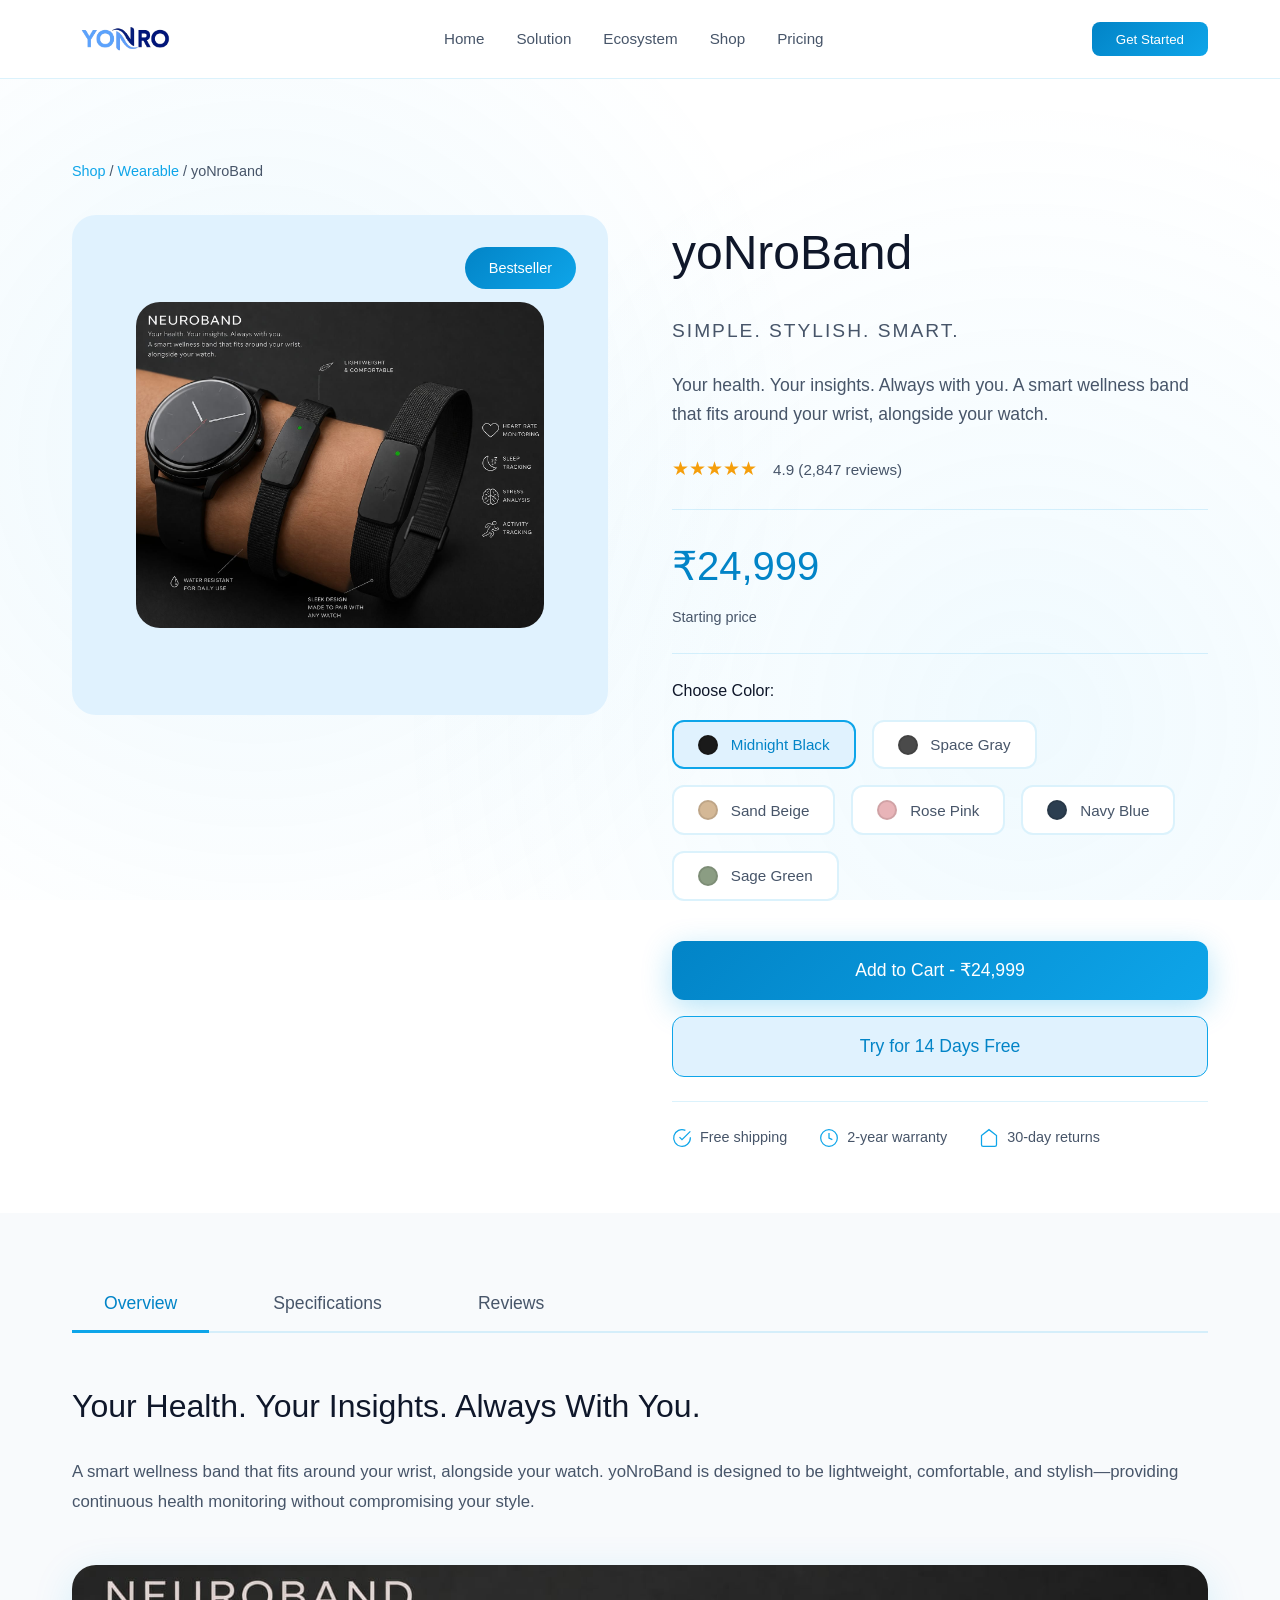
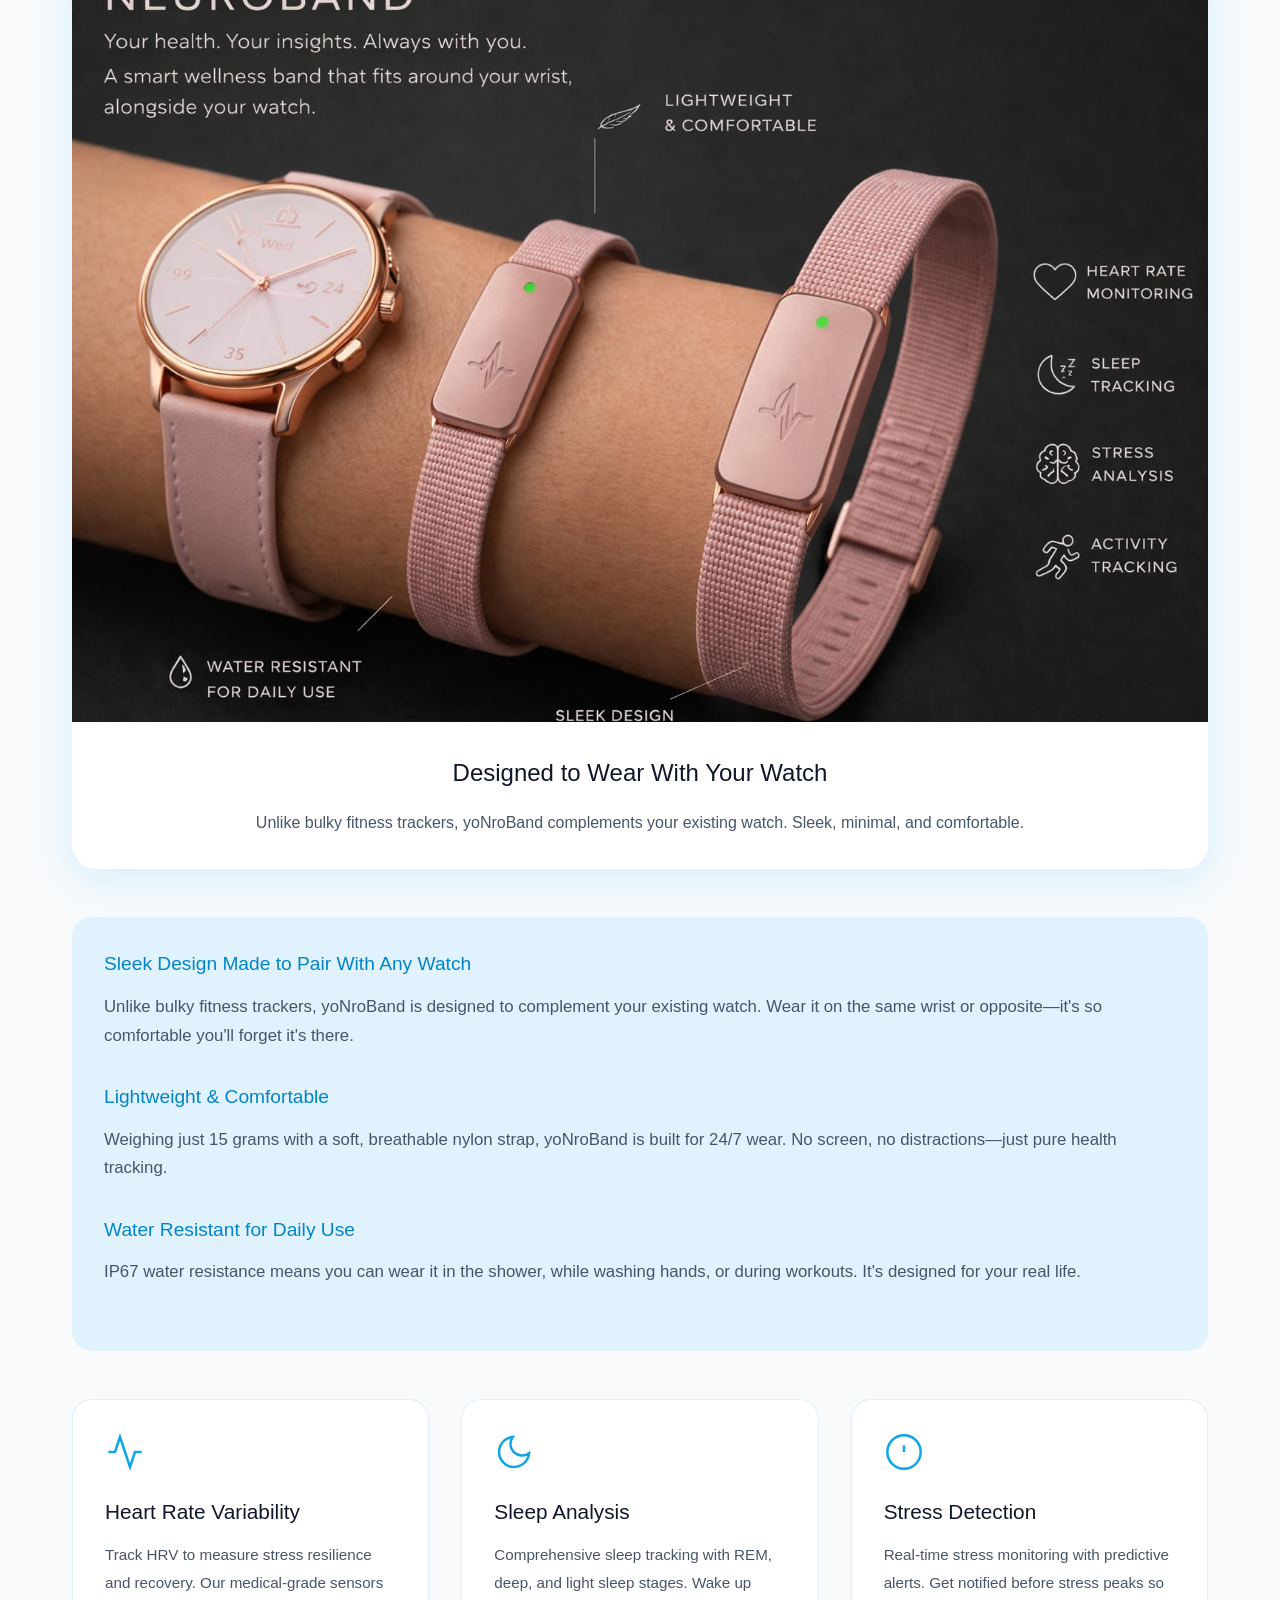
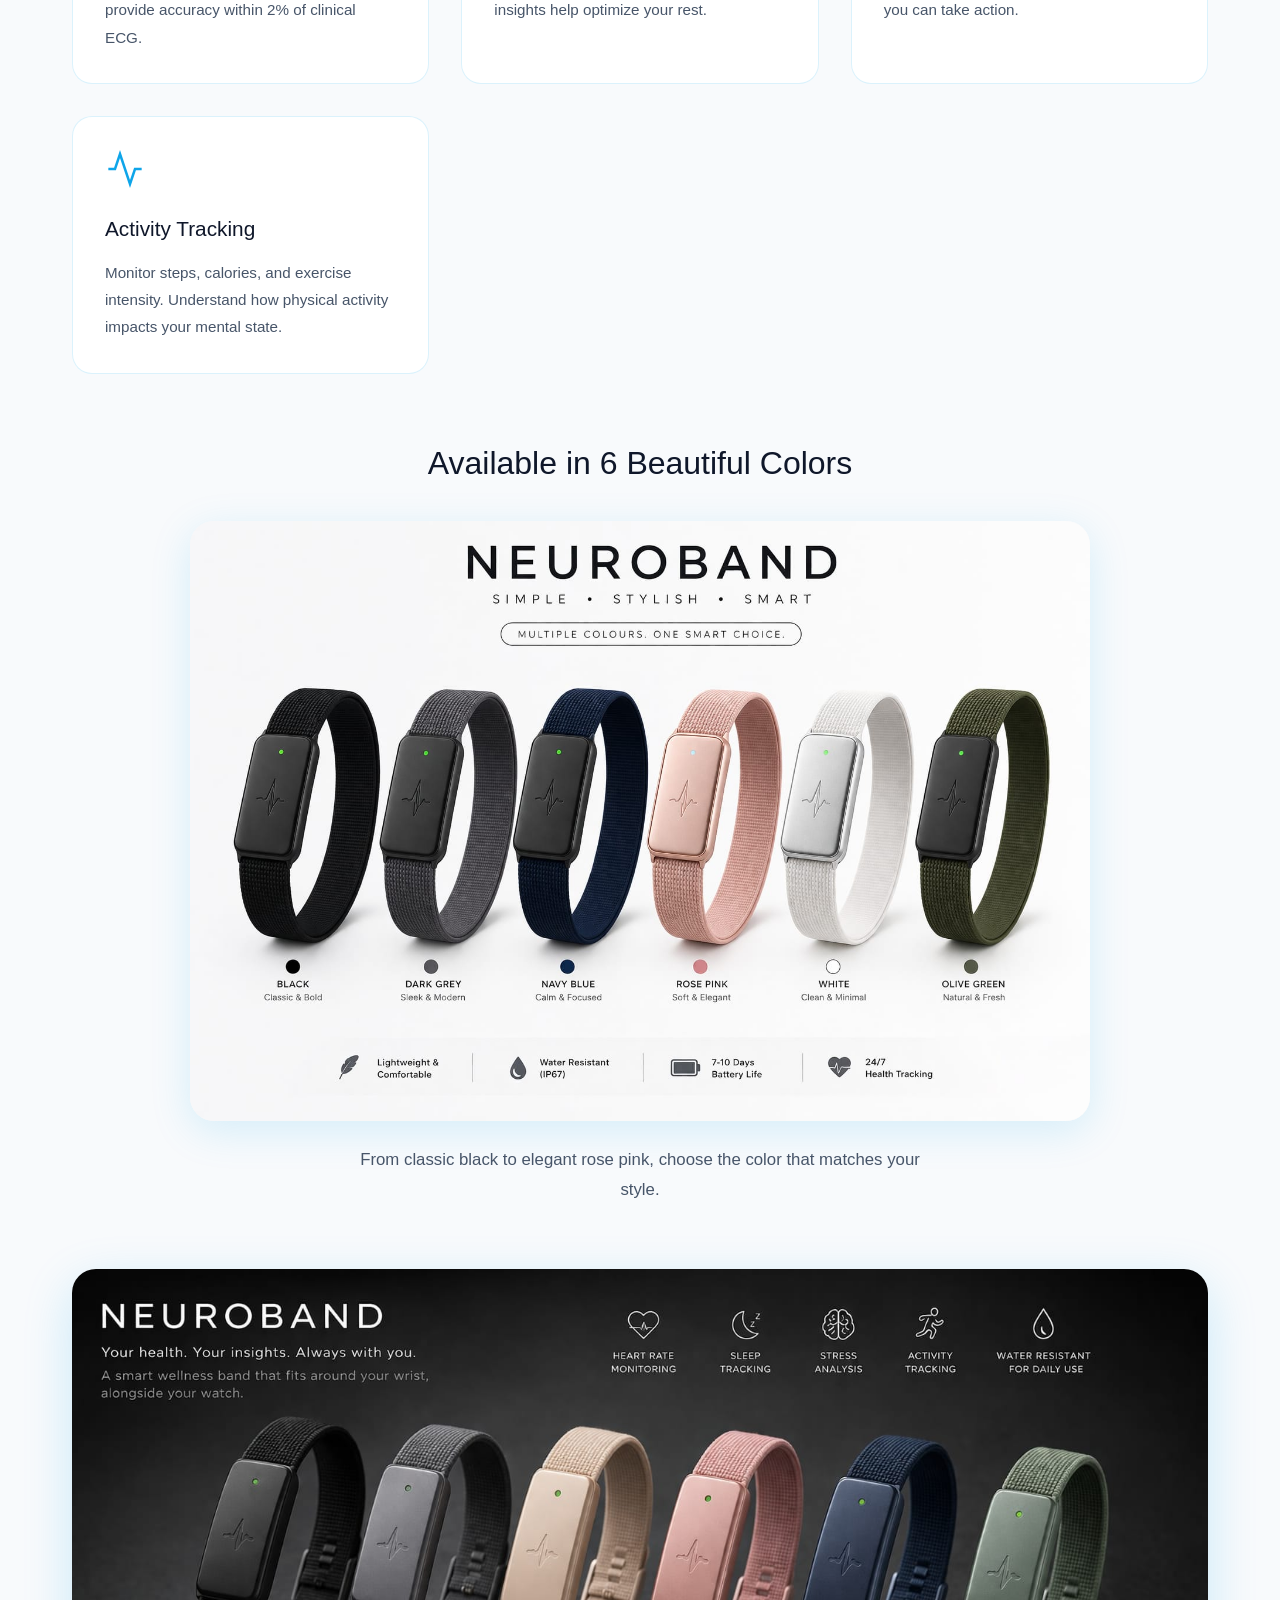
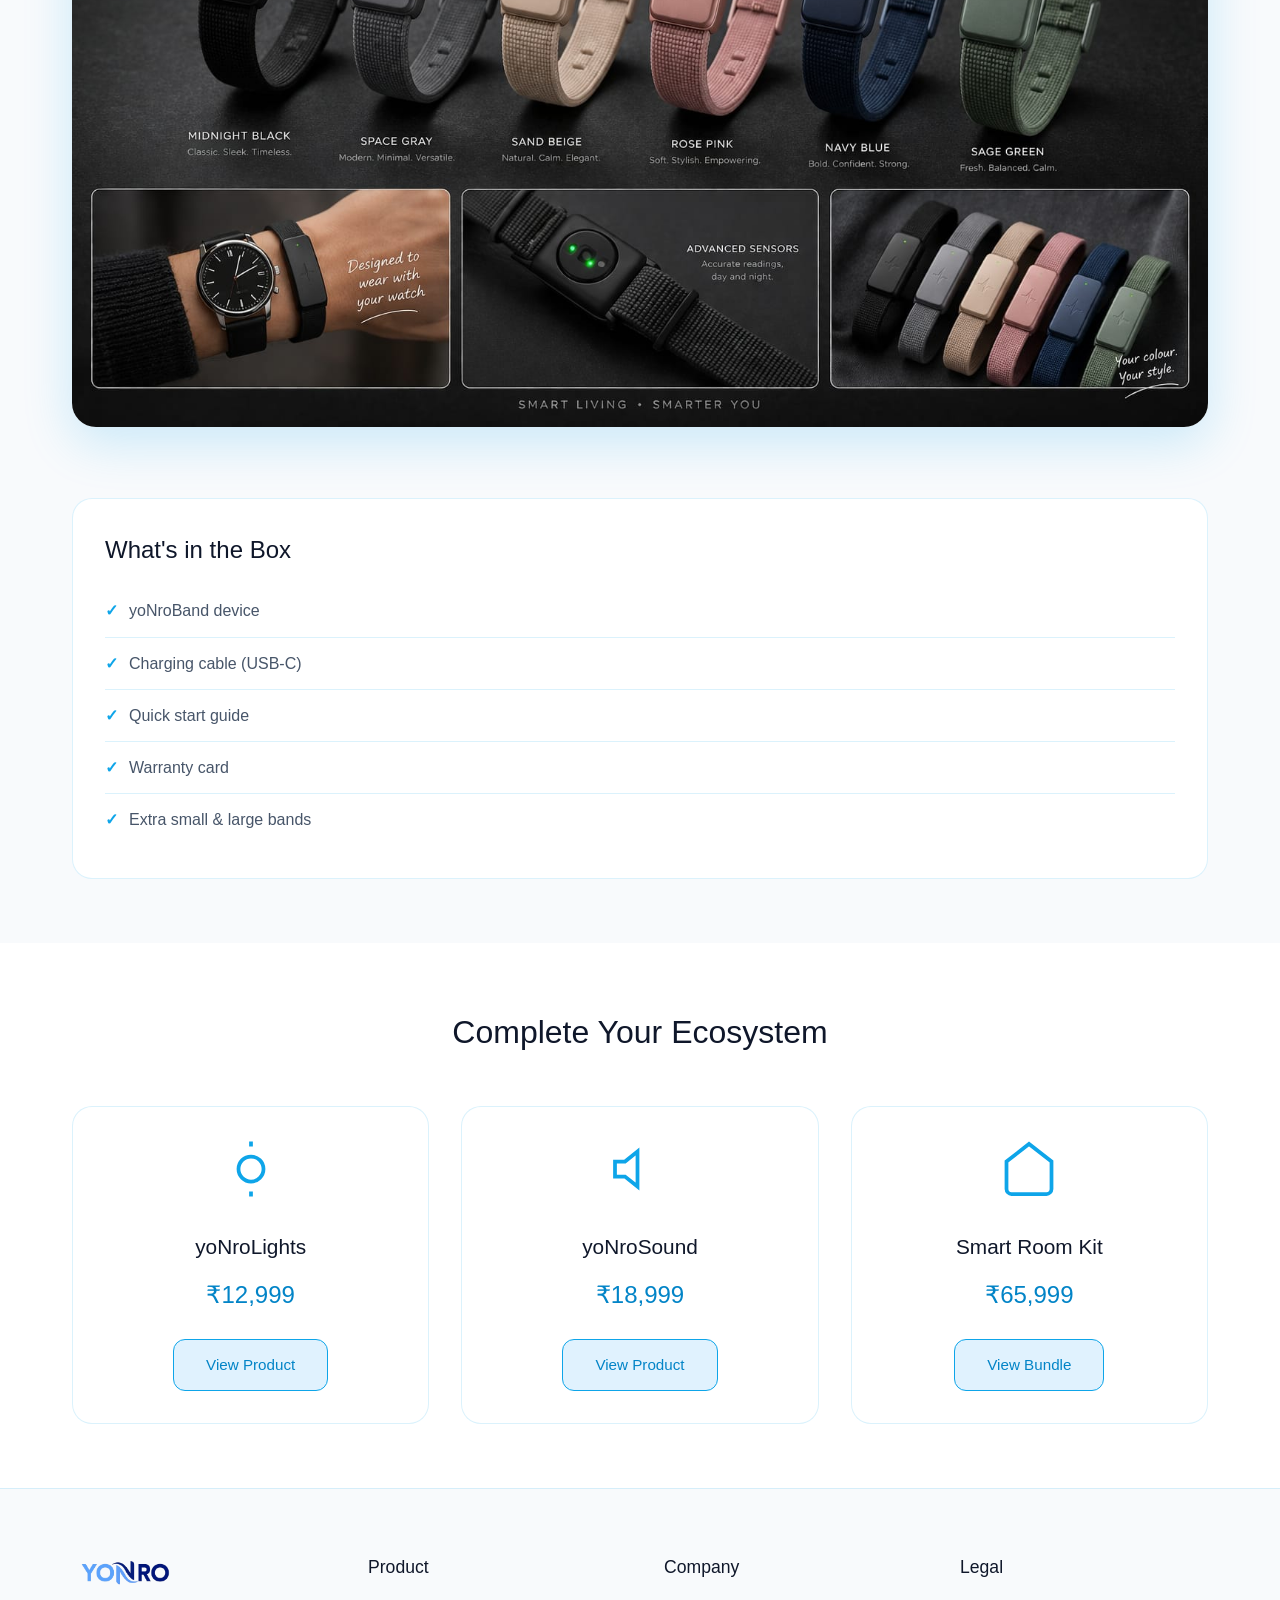
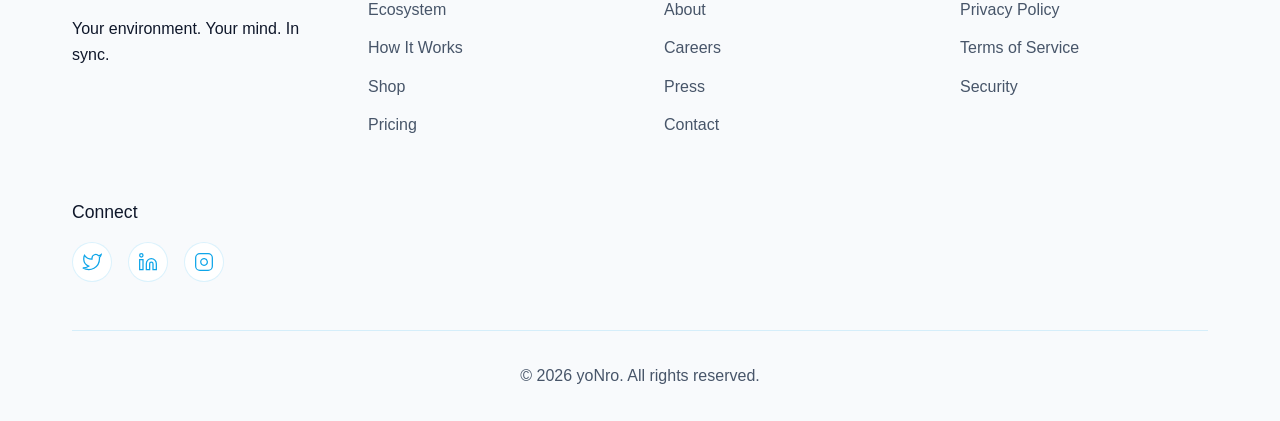
<file: product-neuroband.html>
<!DOCTYPE html>
<html lang="en">
<head>
    <meta charset="UTF-8">
    <meta name="viewport" content="width=device-width, initial-scale=1.0">
    <title>yoNroBand - Advanced Wearable | yoNro</title>
    <link rel="stylesheet" href="style.css">
    <link rel="stylesheet" href="product.css">
</head>
<body>
    <!-- Navigation -->
    <nav class="navbar" id="navbar">
        <div class="container nav-container">
            <div class="logo">
                <a href="index.html">
                    <img src="logo.png" alt="yoNro Logo" class="logo-img">
                </a>
            </div>
            <ul class="nav-links">
                <li><a href="index.html">Home</a></li>
                <li><a href="index.html#solution">Solution</a></li>
                <li><a href="index.html#ecosystem">Ecosystem</a></li>
                <li><a href="shop.html">Shop</a></li>
                <li><a href="index.html#pricing">Pricing</a></li>
            </ul>
            <button class="cta-btn-small" onclick="window.location.href='register.html'">Get Started</button>
        </div>
    </nav>

    <!-- Product Hero -->
    <section class="product-hero">
        <div class="container">
            <div class="breadcrumb">
                <a href="shop.html">Shop</a> / <a href="shop.html">Wearable</a> / <span>yoNroBand</span>
            </div>
            <div class="product-hero-grid">
                <div class="product-hero-image">
                    <img src="yonroband-hero-black.jpg" alt="yoNroBand" class="product-main-img">
                    <div class="product-badge-hero">Bestseller</div>
                </div>
                <div class="product-hero-content">
                    <h1 class="product-title">yoNroBand</h1>
                    <p class="product-tagline">Simple. Stylish. Smart.</p>
                    <p class="product-description-hero">Your health. Your insights. Always with you. A smart wellness band that fits around your wrist, alongside your watch.</p>
                    <div class="product-rating">
                        <span class="stars">★★★★★</span>
                        <span class="rating-text">4.9 (2,847 reviews)</span>
                    </div>
                    <div class="product-price-section">
                        <span class="price-main">₹24,999</span>
                        <span class="price-label">Starting price</span>
                    </div>
                    <div class="product-variants">
                        <h4>Choose Color:</h4>
                        <div class="variant-options">
                            <button class="variant-btn active" data-variant="midnight-black">
                                <span class="color-dot" style="background: #1a1a1a;"></span>
                                Midnight Black
                            </button>
                            <button class="variant-btn" data-variant="space-gray">
                                <span class="color-dot" style="background: #4a4a4a;"></span>
                                Space Gray
                            </button>
                            <button class="variant-btn" data-variant="sand-beige">
                                <span class="color-dot" style="background: #d4b896;"></span>
                                Sand Beige
                            </button>
                            <button class="variant-btn" data-variant="rose-pink">
                                <span class="color-dot" style="background: #e8b4b8;"></span>
                                Rose Pink
                            </button>
                            <button class="variant-btn" data-variant="navy-blue">
                                <span class="color-dot" style="background: #2c3e50;"></span>
                                Navy Blue
                            </button>
                            <button class="variant-btn" data-variant="sage-green">
                                <span class="color-dot" style="background: #8b9d83;"></span>
                                Sage Green
                            </button>
                        </div>
                    </div>
                    <div class="product-actions">
                        <button class="btn-primary glow-btn btn-large">Add to Cart - ₹24,999</button>
                        <button class="btn-secondary btn-large">Try for 14 Days Free</button>
                    </div>
                    <div class="product-highlights">
                        <div class="highlight-item">
                            <svg viewBox="0 0 24 24" fill="none" stroke="currentColor" stroke-width="1.5">
                                <path d="M22 11.08V12a10 10 0 1 1-5.93-9.14"/>
                                <polyline points="22 4 12 14.01 9 11.01"/>
                            </svg>
                            <span>Free shipping</span>
                        </div>
                        <div class="highlight-item">
                            <svg viewBox="0 0 24 24" fill="none" stroke="currentColor" stroke-width="1.5">
                                <circle cx="12" cy="12" r="10"/>
                                <polyline points="12 6 12 12 16 14"/>
                            </svg>
                            <span>2-year warranty</span>
                        </div>
                        <div class="highlight-item">
                            <svg viewBox="0 0 24 24" fill="none" stroke="currentColor" stroke-width="1.5">
                                <path d="M3 9l9-7 9 7v11a2 2 0 0 1-2 2H5a2 2 0 0 1-2-2z"/>
                            </svg>
                            <span>30-day returns</span>
                        </div>
                    </div>
                </div>
            </div>
        </div>
    </section>

    <!-- Product Details -->
    <section class="product-details">
        <div class="container">
            <div class="details-tabs">
                <button class="tab-btn active" data-tab="overview">Overview</button>
                <button class="tab-btn" data-tab="specs">Specifications</button>
                <button class="tab-btn" data-tab="reviews">Reviews</button>
            </div>

            <div class="tab-content active" id="overview">
                <h2>Your Health. Your Insights. Always With You.</h2>
                <p>A smart wellness band that fits around your wrist, alongside your watch. yoNroBand is designed to be lightweight, comfortable, and stylish—providing continuous health monitoring without compromising your style.</p>
                
                <!-- Product Image Gallery -->
                <div class="product-gallery">
                    <div class="gallery-main">
                        <img src="yonroband-hero-rose.jpg" alt="yoNroBand Rose Pink" class="gallery-img">
                    </div>
                    <div class="gallery-caption">
                        <h3>Designed to Wear With Your Watch</h3>
                        <p>Unlike bulky fitness trackers, yoNroBand complements your existing watch. Sleek, minimal, and comfortable.</p>
                    </div>
                </div>
                
                <div class="product-highlights-section">
                    <div class="highlight-feature">
                        <h3>Sleek Design Made to Pair With Any Watch</h3>
                        <p>Unlike bulky fitness trackers, yoNroBand is designed to complement your existing watch. Wear it on the same wrist or opposite—it's so comfortable you'll forget it's there.</p>
                    </div>
                    <div class="highlight-feature">
                        <h3>Lightweight & Comfortable</h3>
                        <p>Weighing just 15 grams with a soft, breathable nylon strap, yoNroBand is built for 24/7 wear. No screen, no distractions—just pure health tracking.</p>
                    </div>
                    <div class="highlight-feature">
                        <h3>Water Resistant for Daily Use</h3>
                        <p>IP67 water resistance means you can wear it in the shower, while washing hands, or during workouts. It's designed for your real life.</p>
                    </div>
                </div>
                
                <div class="features-grid">
                    <div class="feature-detail">
                        <div class="feature-icon">
                            <svg viewBox="0 0 24 24" fill="none" stroke="currentColor" stroke-width="1.5">
                                <path d="M22 12h-4l-3 9L9 3l-3 9H2"/>
                            </svg>
                        </div>
                        <h3>Heart Rate Variability</h3>
                        <p>Track HRV to measure stress resilience and recovery. Our medical-grade sensors provide accuracy within 2% of clinical ECG.</p>
                    </div>
                    <div class="feature-detail">
                        <div class="feature-icon">
                            <svg viewBox="0 0 24 24" fill="none" stroke="currentColor" stroke-width="1.5">
                                <path d="M21 12.79A9 9 0 1 1 11.21 3 7 7 0 0 0 21 12.79z"/>
                            </svg>
                        </div>
                        <h3>Sleep Analysis</h3>
                        <p>Comprehensive sleep tracking with REM, deep, and light sleep stages. Wake up insights help optimize your rest.</p>
                    </div>
                    <div class="feature-detail">
                        <div class="feature-icon">
                            <svg viewBox="0 0 24 24" fill="none" stroke="currentColor" stroke-width="1.5">
                                <circle cx="12" cy="12" r="10"/>
                                <line x1="12" y1="8" x2="12" y2="12"/>
                                <line x1="12" y1="16" x2="12.01" y2="16"/>
                            </svg>
                        </div>
                        <h3>Stress Detection</h3>
                        <p>Real-time stress monitoring with predictive alerts. Get notified before stress peaks so you can take action.</p>
                    </div>
                    <div class="feature-detail">
                        <div class="feature-icon">
                            <svg viewBox="0 0 24 24" fill="none" stroke="currentColor" stroke-width="1.5">
                                <polyline points="22 12 18 12 15 21 9 3 6 12 2 12"/>
                            </svg>
                        </div>
                        <h3>Activity Tracking</h3>
                        <p>Monitor steps, calories, and exercise intensity. Understand how physical activity impacts your mental state.</p>
                    </div>
                </div>

                <!-- Color Showcase -->
                <div class="color-showcase">
                    <h3>Available in 6 Beautiful Colors</h3>
                    <img src="yonroband-colors.jpg" alt="yoNroBand Colors" class="color-showcase-img">
                    <p class="color-showcase-desc">From classic black to elegant rose pink, choose the color that matches your style.</p>
                </div>

                <!-- All Colors Display -->
                <div class="all-colors-display">
                    <img src="yonroband-all-colors.jpg" alt="All yoNroBand Colors" class="all-colors-display-img">
                </div>

                <div class="tech-specs-preview">
                    <h3>What's in the Box</h3>
                    <ul>
                        <li>yoNroBand device</li>
                        <li>Charging cable (USB-C)</li>
                        <li>Quick start guide</li>
                        <li>Warranty card</li>
                        <li>Extra small & large bands</li>
                    </ul>
                </div>
            </div>

            <div class="tab-content" id="specs">
                <h2>Technical Specifications</h2>
                <div class="specs-table">
                    <div class="spec-row">
                        <span class="spec-label">Sensors</span>
                        <span class="spec-value">PPG heart rate, accelerometer, gyroscope, skin temperature, ambient light</span>
                    </div>
                    <div class="spec-row">
                        <span class="spec-label">Battery Life</span>
                        <span class="spec-value">7-10 days (typical use)</span>
                    </div>
                    <div class="spec-row">
                        <span class="spec-label">Charging</span>
                        <span class="spec-value">USB-C, 0-100% in 90 minutes</span>
                    </div>
                    <div class="spec-row">
                        <span class="spec-label">Water Resistance</span>
                        <span class="spec-value">IP67 (splash and rain resistant)</span>
                    </div>
                    <div class="spec-row">
                        <span class="spec-label">Display</span>
                        <span class="spec-value">LED indicator light (no screen)</span>
                    </div>
                    <div class="spec-row">
                        <span class="spec-label">Band Material</span>
                        <span class="spec-value">Soft nylon weave, breathable and adjustable</span>
                    </div>
                    <div class="spec-row">
                        <span class="spec-label">Connectivity</span>
                        <span class="spec-value">Bluetooth 5.2, Wi-Fi</span>
                    </div>
                    <div class="spec-row">
                        <span class="spec-label">Compatibility</span>
                        <span class="spec-value">iOS 14+, Android 9+</span>
                    </div>
                    <div class="spec-row">
                        <span class="spec-label">Weight</span>
                        <span class="spec-value">15g (complete with strap)</span>
                    </div>
                    <div class="spec-row">
                        <span class="spec-label">Colors Available</span>
                        <span class="spec-value">Midnight Black, Space Gray, Sand Beige, Rose Pink, Navy Blue, Sage Green</span>
                    </div>
                    <div class="spec-row">
                        <span class="spec-label">Warranty</span>
                        <span class="spec-value">2 years manufacturer warranty</span>
                    </div>
                </div>
            </div>

            <div class="tab-content" id="reviews">
                <h2>Customer Reviews</h2>
                <div class="reviews-summary">
                    <div class="rating-overview">
                        <span class="rating-number">4.9</span>
                        <div class="rating-stars">★★★★★</div>
                        <span class="rating-count">Based on 2,847 reviews</span>
                    </div>
                </div>
                <div class="reviews-list">
                    <div class="review-card">
                        <div class="review-header">
                            <div class="reviewer-info">
                                <span class="reviewer-name">Priya S.</span>
                                <span class="review-date">2 weeks ago</span>
                            </div>
                            <div class="review-rating">★★★★★</div>
                        </div>
                        <h4>Perfect companion to my watch</h4>
                        <p>I love that I can wear my regular watch and still get health tracking. The yoNroBand is so light I forget it's there. The sleep tracking is incredibly accurate and the stress detection has been a game-changer.</p>
                    </div>
                    <div class="review-card">
                        <div class="review-header">
                            <div class="reviewer-info">
                                <span class="reviewer-name">Rahul M.</span>
                                <span class="review-date">1 month ago</span>
                            </div>
                            <div class="review-rating">★★★★★</div>
                        </div>
                        <h4>Simple, stylish, and smart</h4>
                        <p>As a software engineer, I wanted health tracking without giving up my mechanical watch. yoNroBand is the perfect solution. The design is sleek, it's comfortable for all-day wear, and the insights are genuinely helpful.</p>
                    </div>
                    <div class="review-card">
                        <div class="review-header">
                            <div class="reviewer-info">
                                <span class="reviewer-name">Ananya K.</span>
                                <span class="review-date">3 months ago</span>
                            </div>
                            <div class="review-rating">★★★★☆</div>
                        </div>
                        <h4>Exactly what I needed</h4>
                        <p>I wanted health tracking without a bulky smartwatch. yoNroBand delivers perfectly. Battery lasts over a week, it's water resistant, and I love the color options. The rose pink matches everything!</p>
                    </div>
                </div>
            </div>
        </div>
    </section>

    <!-- Related Products -->
    <section class="related-products">
        <div class="container">
            <h2>Complete Your Ecosystem</h2>
            <div class="related-grid">
                <div class="related-card">
                    <div class="related-icon">
                        <svg viewBox="0 0 24 24" fill="none" stroke="currentColor" stroke-width="1.5">
                            <circle cx="12" cy="12" r="5"/>
                            <line x1="12" y1="1" x2="12" y2="3"/>
                            <line x1="12" y1="21" x2="12" y2="23"/>
                        </svg>
                    </div>
                    <h3>yoNroLights</h3>
                    <p class="related-price">₹12,999</p>
                    <a href="product-yonrolights.html" class="btn-view">View Product</a>
                </div>
                <div class="related-card">
                    <div class="related-icon">
                        <svg viewBox="0 0 24 24" fill="none" stroke="currentColor" stroke-width="1.5">
                            <polygon points="11 5 6 9 2 9 2 15 6 15 11 19 11 5"/>
                        </svg>
                    </div>
                    <h3>yoNroSound</h3>
                    <p class="related-price">₹18,999</p>
                    <a href="product-yonrosound.html" class="btn-view">View Product</a>
                </div>
                <div class="related-card">
                    <div class="related-icon">
                        <svg viewBox="0 0 24 24" fill="none" stroke="currentColor" stroke-width="1.5">
                            <path d="M3 9l9-7 9 7v11a2 2 0 0 1-2 2H5a2 2 0 0 1-2-2z"/>
                        </svg>
                    </div>
                    <h3>Smart Room Kit</h3>
                    <p class="related-price">₹65,999</p>
                    <a href="shop.html" class="btn-view">View Bundle</a>
                </div>
            </div>
        </div>
    </section>

    <!-- Footer -->
    <footer class="footer">
        <div class="container">
            <div class="footer-content">
                <div class="footer-section">
                    <img src="logo.png" alt="yoNro" class="footer-logo-img">
                    <p>Your environment. Your mind. In sync.</p>
                </div>
                <div class="footer-section">
                    <h4>Product</h4>
                    <ul>
                        <li><a href="index.html#ecosystem">Ecosystem</a></li>
                        <li><a href="index.html#how-it-works">How It Works</a></li>
                        <li><a href="shop.html">Shop</a></li>
                        <li><a href="index.html#pricing">Pricing</a></li>
                    </ul>
                </div>
                <div class="footer-section">
                    <h4>Company</h4>
                    <ul>
                        <li><a href="#">About</a></li>
                        <li><a href="#">Careers</a></li>
                        <li><a href="#">Press</a></li>
                        <li><a href="#">Contact</a></li>
                    </ul>
                </div>
                <div class="footer-section">
                    <h4>Legal</h4>
                    <ul>
                        <li><a href="#">Privacy Policy</a></li>
                        <li><a href="#">Terms of Service</a></li>
                        <li><a href="#">Security</a></li>
                    </ul>
                </div>
                <div class="footer-section">
                    <h4>Connect</h4>
                    <div class="social-icons">
                        <a href="#" class="social-icon">
                            <svg viewBox="0 0 24 24" fill="none" stroke="currentColor" stroke-width="1.5">
                                <path d="M23 3a10.9 10.9 0 01-3.14 1.53 4.48 4.48 0 00-7.86 3v1A10.66 10.66 0 013 4s-4 9 5 13a11.64 11.64 0 01-7 2c9 5 20 0 20-11.5a4.5 4.5 0 00-.08-.83A7.72 7.72 0 0023 3z"/>
                            </svg>
                        </a>
                        <a href="#" class="social-icon">
                            <svg viewBox="0 0 24 24" fill="none" stroke="currentColor" stroke-width="1.5">
                                <path d="M16 8a6 6 0 016 6v7h-4v-7a2 2 0 00-2-2 2 2 0 00-2 2v7h-4v-7a6 6 0 016-6zM2 9h4v12H2z"/>
                                <circle cx="4" cy="4" r="2"/>
                            </svg>
                        </a>
                        <a href="#" class="social-icon">
                            <svg viewBox="0 0 24 24" fill="none" stroke="currentColor" stroke-width="1.5">
                                <rect x="2" y="2" width="20" height="20" rx="5" ry="5"/>
                                <path d="M16 11.37A4 4 0 1112.63 8 4 4 0 0116 11.37z"/>
                                <line x1="17.5" y1="6.5" x2="17.51" y2="6.5"/>
                            </svg>
                        </a>
                    </div>
                </div>
            </div>
            <div class="footer-bottom">
                <p>&copy; 2026 yoNro. All rights reserved.</p>
            </div>
        </div>
    </footer>

    <script src="script.js"></script>
    <script src="product.js"></script>
</body>
</html>
</file>
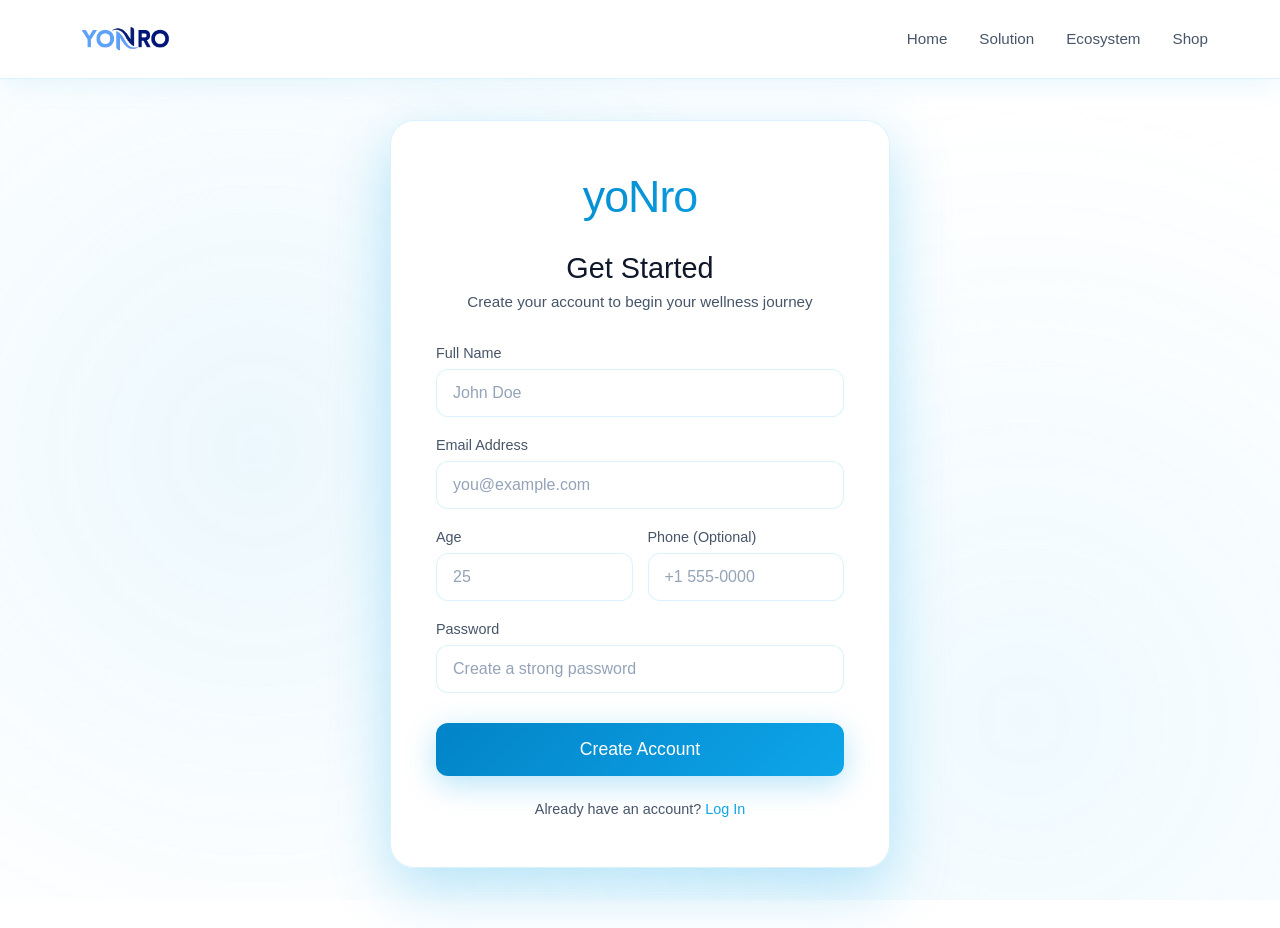
<file: register.html>
<!DOCTYPE html>
<html lang="en">
<head>
    <meta charset="UTF-8">
    <meta name="viewport" content="width=device-width, initial-scale=1.0">
    <title>Register - yoNro</title>
    <style>
        * {
            margin: 0;
            padding: 0;
            box-sizing: border-box;
        }

        :root {
            --soft-blue: #e0f2fe;
            --light-blue: #38bdf8;
            --medium-blue: #0ea5e9;
            --dark-blue: #0284c7;
            --white: #ffffff;
            --text-primary: #0f172a;
            --text-secondary: #475569;
            --border-color: rgba(14, 165, 233, 0.15);
            --glow-color: rgba(14, 165, 233, 0.3);
        }

        body {
            font-family: -apple-system, BlinkMacSystemFont, 'Segoe UI', 'Inter', sans-serif;
            background: var(--white);
            min-height: 100vh;
            position: relative;
        }

        body::before {
            content: '';
            position: fixed;
            top: 0;
            left: 0;
            width: 100%;
            height: 100%;
            background: radial-gradient(circle at 20% 50%, rgba(14, 165, 233, 0.08) 0%, transparent 50%),
                        radial-gradient(circle at 80% 80%, rgba(56, 189, 248, 0.08) 0%, transparent 50%);
            pointer-events: none;
            z-index: -1;
        }

        /* Navigation */
        .navbar {
            position: fixed;
            top: 0;
            left: 0;
            width: 100%;
            background: rgba(255, 255, 255, 0.95);
            backdrop-filter: blur(20px);
            border-bottom: 1px solid var(--border-color);
            z-index: 1000;
            box-shadow: 0 4px 30px rgba(14, 165, 233, 0.1);
        }

        .nav-container {
            max-width: 1200px;
            margin: 0 auto;
            display: flex;
            justify-content: space-between;
            align-items: center;
            padding: 1.2rem 2rem;
        }

        .logo {
            display: flex;
            align-items: center;
        }

        .logo a {
            display: flex;
            align-items: center;
            text-decoration: none;
        }

        .logo-img {
            height: 40px;
            width: auto;
            object-fit: contain;
        }

        .nav-links {
            display: flex;
            list-style: none;
            gap: 2rem;
            align-items: center;
        }

        .nav-links a {
            color: var(--text-secondary);
            text-decoration: none;
            transition: color 0.3s ease;
            font-size: 0.95rem;
        }

        .nav-links a:hover {
            color: var(--medium-blue);
        }

        /* Register Section */
        .register-section {
            min-height: 100vh;
            display: flex;
            align-items: center;
            justify-content: center;
            padding: 120px 20px 60px;
        }

        .register-container {
            background: rgba(255, 255, 255, 0.95);
            backdrop-filter: blur(20px);
            border: 1px solid var(--border-color);
            border-radius: 24px;
            box-shadow: 0 20px 60px var(--glow-color);
            max-width: 500px;
            width: 100%;
            padding: 50px 45px;
            animation: slideUp 0.6s ease;
        }

        @keyframes slideUp {
            from {
                opacity: 0;
                transform: translateY(30px);
            }
            to {
                opacity: 1;
                transform: translateY(0);
            }
        }

        .brand-logo {
            text-align: center;
            margin-bottom: 30px;
        }

        .brand-logo h1 {
            font-size: 2.8rem;
            background: linear-gradient(135deg, var(--dark-blue), var(--medium-blue));
            -webkit-background-clip: text;
            -webkit-text-fill-color: transparent;
            background-clip: text;
            font-weight: 300;
            letter-spacing: -1px;
        }

        .header {
            text-align: center;
            margin-bottom: 35px;
        }

        .header h2 {
            font-size: 1.8rem;
            color: var(--text-primary);
            margin-bottom: 8px;
            font-weight: 300;
        }

        .header p {
            color: var(--text-secondary);
            font-size: 0.95rem;
        }

        .form-group {
            margin-bottom: 20px;
        }

        .form-label {
            display: block;
            font-size: 0.9rem;
            font-weight: 500;
            color: var(--text-secondary);
            margin-bottom: 8px;
        }

        .form-input {
            width: 100%;
            padding: 14px 16px;
            border: 1px solid var(--border-color);
            border-radius: 12px;
            font-size: 1rem;
            color: var(--text-primary);
            background: rgba(255, 255, 255, 0.8);
            transition: all 0.3s ease;
            font-family: inherit;
        }

        .form-input:focus {
            outline: none;
            border-color: var(--medium-blue);
            background: var(--white);
            box-shadow: 0 0 0 3px rgba(14, 165, 233, 0.1);
        }

        .form-input::placeholder {
            color: #94a3b8;
        }

        .btn-submit {
            width: 100%;
            padding: 16px;
            background: linear-gradient(135deg, var(--dark-blue), var(--medium-blue));
            color: white;
            border: none;
            border-radius: 12px;
            font-size: 1.1rem;
            font-weight: 400;
            cursor: pointer;
            transition: all 0.3s ease;
            margin-top: 10px;
            box-shadow: 0 8px 30px var(--glow-color);
        }

        .btn-submit:hover {
            transform: translateY(-3px);
            box-shadow: 0 12px 40px var(--glow-color);
        }

        .btn-submit:active {
            transform: translateY(-1px);
        }

        .footer {
            text-align: center;
            margin-top: 25px;
            color: var(--text-secondary);
            font-size: 0.9rem;
        }

        .footer a {
            color: var(--medium-blue);
            text-decoration: none;
            font-weight: 500;
        }

        .footer a:hover {
            text-decoration: underline;
        }

        .input-row {
            display: grid;
            grid-template-columns: 1fr 1fr;
            gap: 15px;
        }

        @media (max-width: 768px) {
            .nav-links {
                display: none;
            }

            .nav-container {
                padding: 1rem;
            }

            .logo-img {
                height: 32px;
            }

            .register-section {
                padding: 100px 20px 40px;
            }

            .register-container {
                padding: 40px 30px;
            }

            .brand-logo h1 {
                font-size: 2.2rem;
            }

            .header h2 {
                font-size: 1.5rem;
            }

            .input-row {
                grid-template-columns: 1fr;
            }
        }
    </style>
</head>
<body>
    <!-- Navigation -->
    <nav class="navbar">
        <div class="nav-container">
            <div class="logo">
                <a href="index.html">
                    <img src="logo.png" alt="yoNro Logo" class="logo-img">
                </a>
            </div>
            <ul class="nav-links">
                <li><a href="index.html#hero">Home</a></li>
                <li><a href="index.html#solution">Solution</a></li>
                <li><a href="index.html#ecosystem">Ecosystem</a></li>
                <li><a href="shop.html">Shop</a></li>
            </ul>
        </div>
    </nav>

    <!-- Register Section -->
    <section class="register-section">
        <div class="register-container">
            <div class="brand-logo">
                <h1>yoNro</h1>
            </div>

            <div class="header">
                <h2>Get Started</h2>
                <p>Create your account to begin your wellness journey</p>
            </div>

            <form id="registerForm">
                <div class="form-group">
                    <label class="form-label" for="name">Full Name</label>
                    <input type="text" id="name" class="form-input" placeholder="John Doe" required>
                </div>
                
                <div class="form-group">
                    <label class="form-label" for="email">Email Address</label>
                    <input type="email" id="email" class="form-input" placeholder="you@example.com" required>
                </div>
                
                <div class="input-row">
                    <div class="form-group">
                        <label class="form-label" for="age">Age</label>
                        <input type="number" id="age" class="form-input" placeholder="25" required min="13" max="120">
                    </div>
                    
                    <div class="form-group">
                        <label class="form-label" for="phone">Phone (Optional)</label>
                        <input type="tel" id="phone" class="form-input" placeholder="+1 555-0000">
                    </div>
                </div>
                
                <div class="form-group">
                    <label class="form-label" for="password">Password</label>
                    <input type="password" id="password" class="form-input" placeholder="Create a strong password" required>
                </div>

                <button type="submit" class="btn-submit">Create Account</button>
            </form>

            <div class="footer">
                Already have an account? <a href="index.html">Log In</a>
            </div>
        </div>
    </section>

    <script>
        document.getElementById('registerForm').addEventListener('submit', function(e) {
            e.preventDefault();
            
            // Collect all form data
            const userData = {
                name: document.getElementById('name').value,
                email: document.getElementById('email').value,
                age: document.getElementById('age').value,
                phone: document.getElementById('phone').value || 'Not provided',
                registeredDate: new Date().toISOString()
            };
            
            // Save to localStorage for the app to access
            localStorage.setItem('yonro_user', JSON.stringify(userData));
            
            // Show success message
            const submitBtn = document.querySelector('.btn-submit');
            submitBtn.textContent = '✓ Account Created! Redirecting...';
            submitBtn.style.background = 'linear-gradient(135deg, #10b981, #059669)';
            
            // Redirect to the app
            setTimeout(() => {
                window.location.href = 'APP/index.html';
            }, 1000);
        });
    </script>
</body>
</html>
</file>
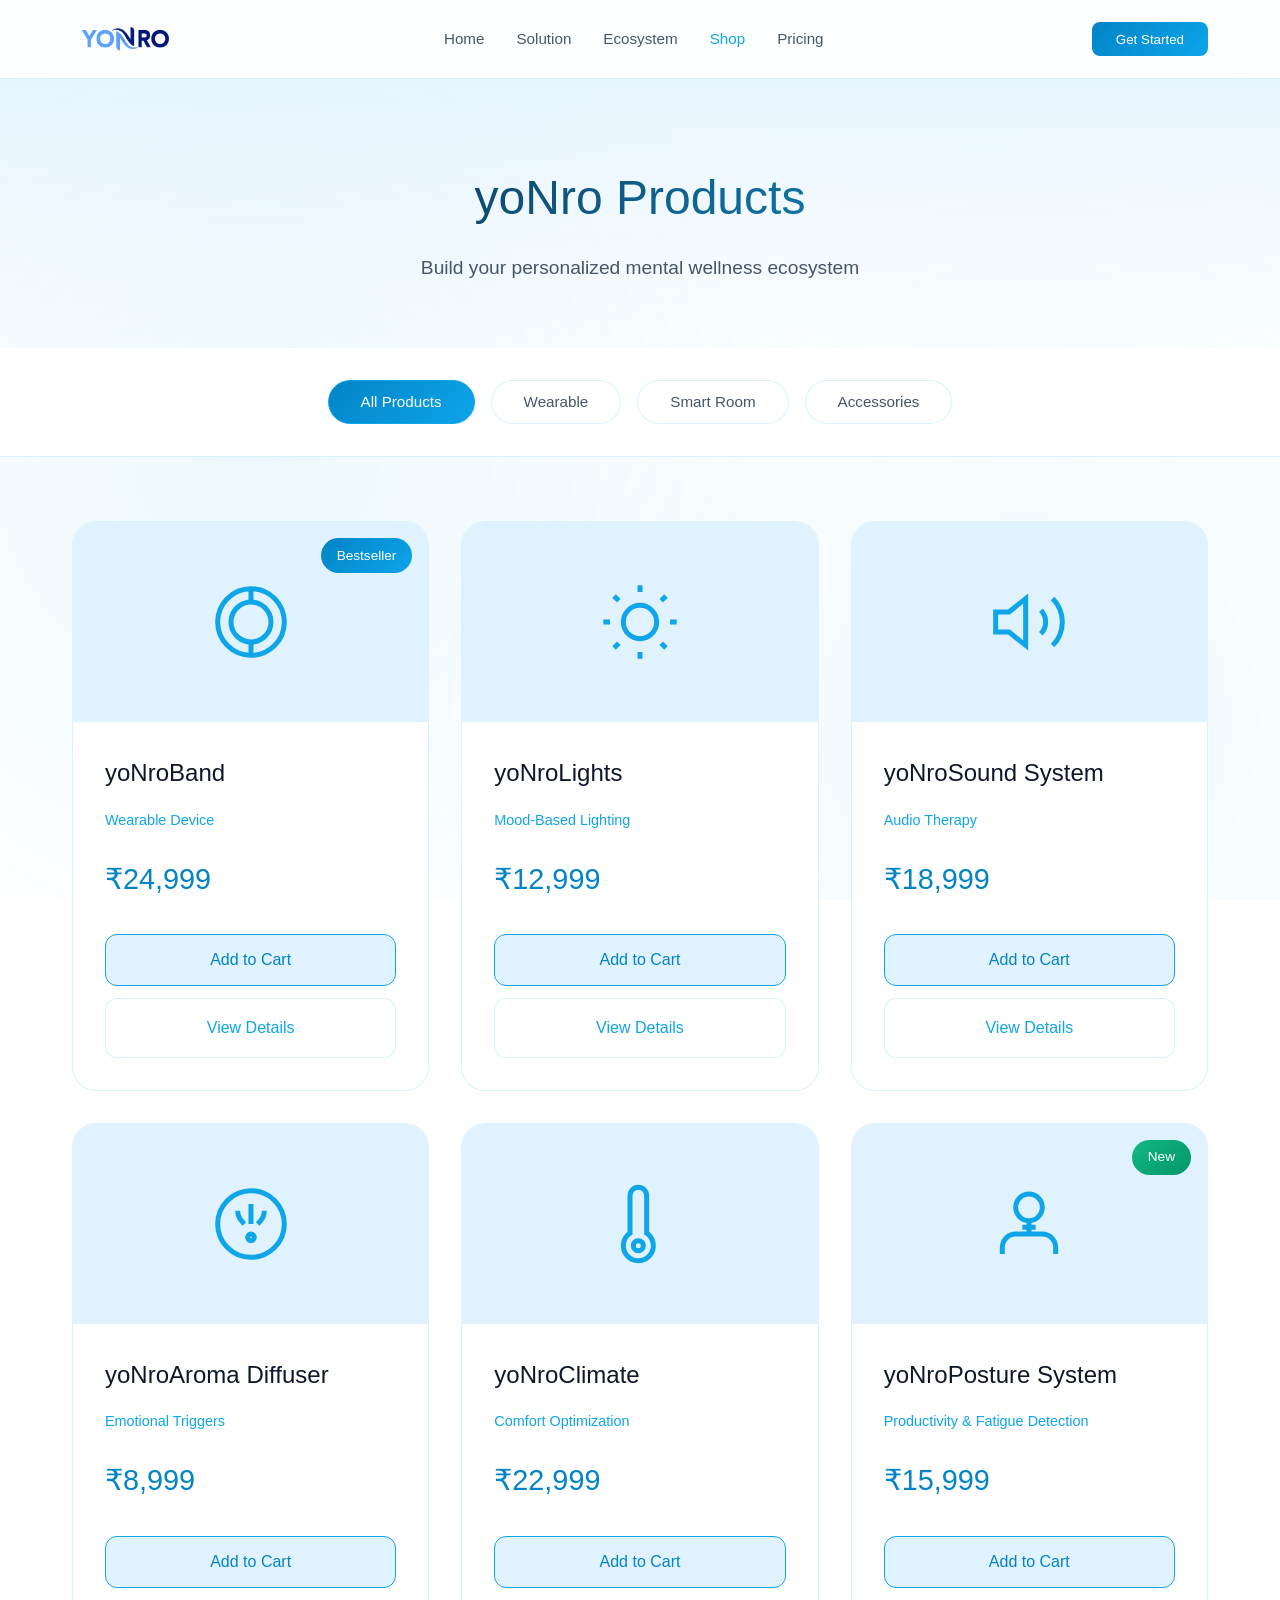
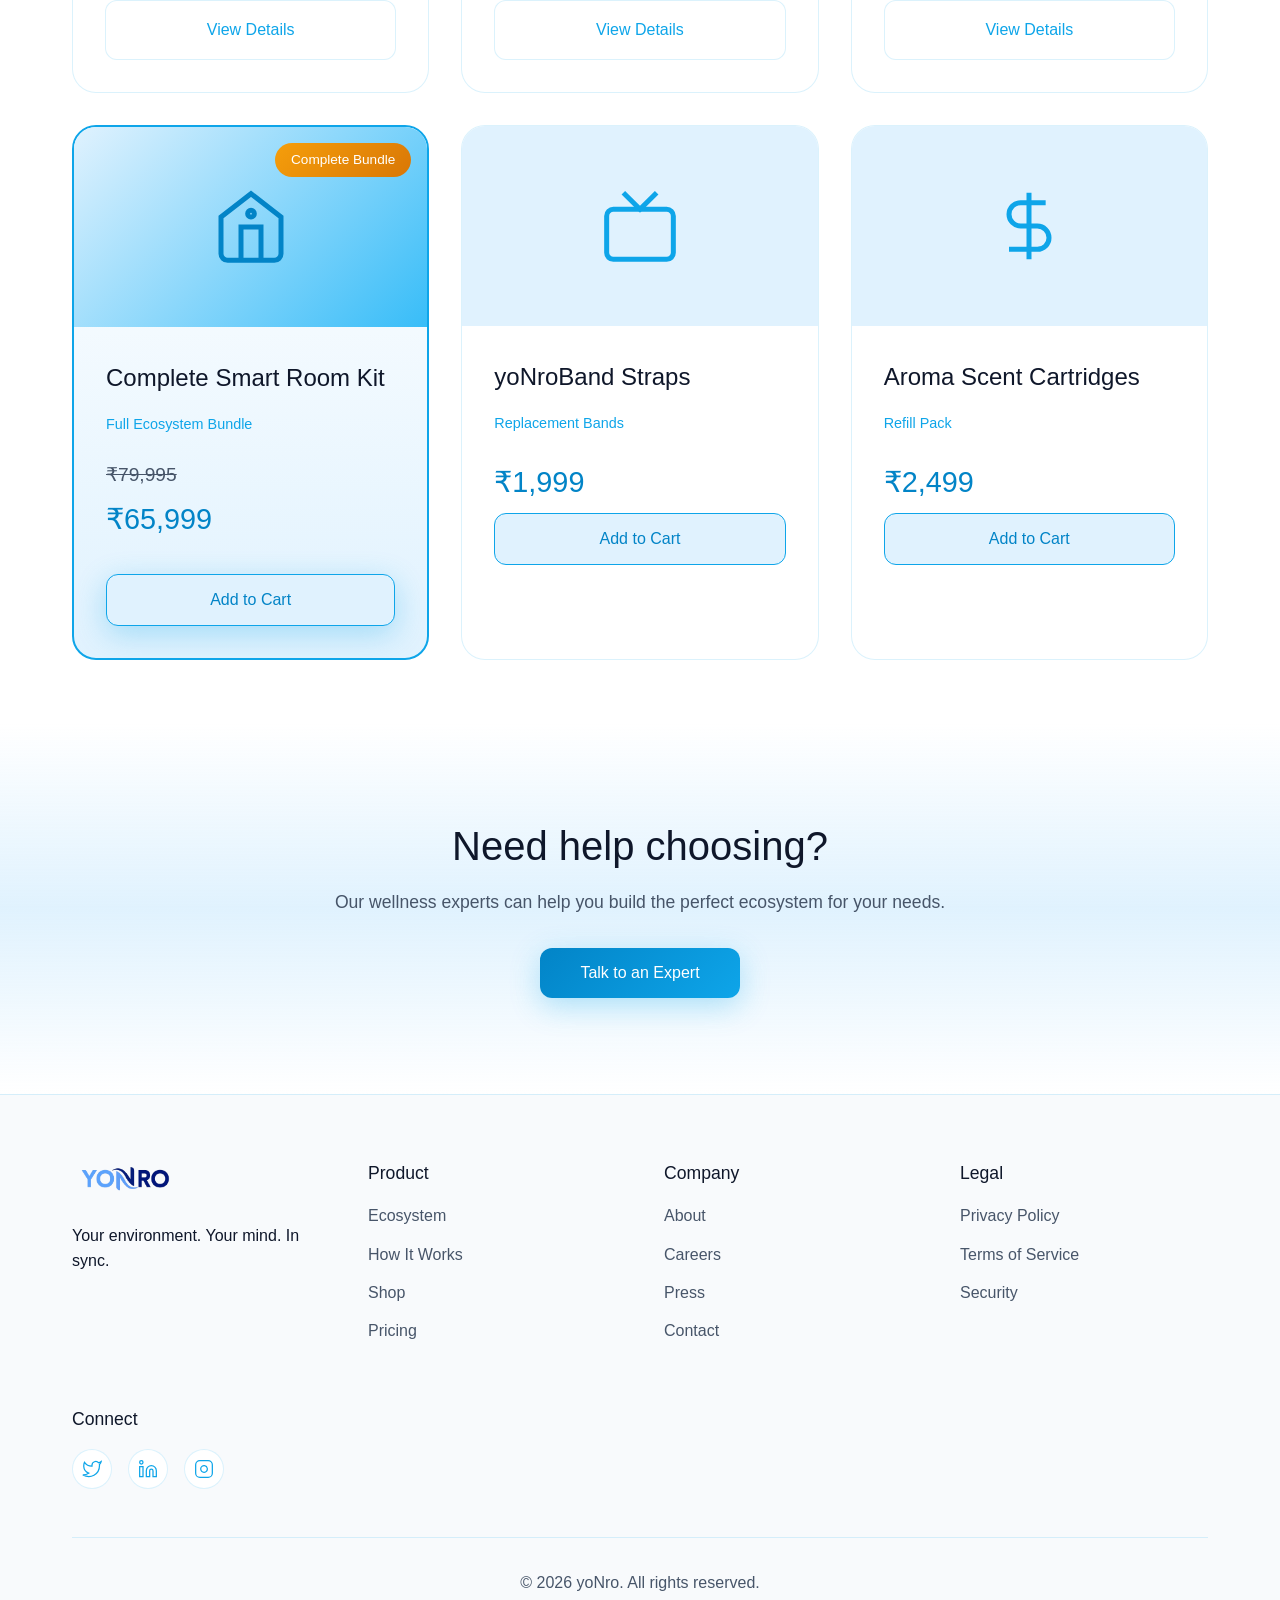
<file: shop.html>
<!DOCTYPE html>
<html lang="en">
<head>
    <meta charset="UTF-8">
    <meta name="viewport" content="width=device-width, initial-scale=1.0">
    <title>Shop - yoNro Products</title>
    <link rel="stylesheet" href="style.css">
    <link rel="stylesheet" href="shop.css">
</head>
<body>
    <!-- Navigation -->
    <nav class="navbar" id="navbar">
        <div class="container nav-container">
            <div class="logo">
                <a href="index.html">
                    <img src="logo.png" alt="yoNro Logo" class="logo-img">
                </a>
            </div>
            <ul class="nav-links">
                <li><a href="index.html">Home</a></li>
                <li><a href="index.html#solution">Solution</a></li>
                <li><a href="index.html#ecosystem">Ecosystem</a></li>
                <li><a href="shop.html" class="active">Shop</a></li>
                <li><a href="index.html#pricing">Pricing</a></li>
            </ul>
            <button class="cta-btn-small" onclick="window.location.href='register.html'">Get Started</button>
        </div>
    </nav>

    <!-- Shop Hero -->
    <section class="shop-hero">
        <div class="container">
            <h1 class="shop-title">yoNro Products</h1>
            <p class="shop-subtitle">Build your personalized mental wellness ecosystem</p>
        </div>
    </section>

    <!-- Product Categories -->
    <section class="product-categories">
        <div class="container">
            <div class="category-filters">
                <button class="filter-btn active" data-category="all">All Products</button>
                <button class="filter-btn" data-category="wearable">Wearable</button>
                <button class="filter-btn" data-category="smart-room">Smart Room</button>
                <button class="filter-btn" data-category="accessories">Accessories</button>
            </div>
        </div>
    </section>

    <!-- Products Grid -->
    <section class="products-section">
        <div class="container">
            <div class="products-grid">
                
                <!-- NeuroBand -->
                <div class="product-card reveal" data-category="wearable">
                    <div class="product-badge">Bestseller</div>
                    <a href="product-neuroband.html" class="product-link">
                        <div class="product-image">
                            <div class="product-icon">
                                <svg viewBox="0 0 24 24" fill="none" stroke="currentColor" stroke-width="1.5">
                                    <circle cx="12" cy="12" r="10"/>
                                    <circle cx="12" cy="12" r="6"/>
                                    <line x1="12" y1="2" x2="12" y2="6"/>
                                    <line x1="12" y1="18" x2="12" y2="22"/>
                                </svg>
                            </div>
                        </div>
                        <div class="product-info">
                            <h3 class="product-name">yoNroBand</h3>
                            <p class="product-category">Wearable Device</p>
                            <div class="product-pricing">
                                <span class="product-price">₹24,999</span>
                            </div>
                        </div>
                    </a>
                    <div class="product-actions">
                        <button class="btn-add-cart">Add to Cart</button>
                        <a href="product-neuroband.html" class="btn-view-details">View Details</a>
                    </div>
                </div>

                <!-- NeuroLights -->
                <div class="product-card reveal" data-category="smart-room">
                    <a href="product-neurolights.html" class="product-link">
                        <div class="product-image">
                            <div class="product-icon">
                                <svg viewBox="0 0 24 24" fill="none" stroke="currentColor" stroke-width="1.5">
                                    <circle cx="12" cy="12" r="5"/>
                                    <line x1="12" y1="1" x2="12" y2="3"/>
                                    <line x1="12" y1="21" x2="12" y2="23"/>
                                    <line x1="4.22" y1="4.22" x2="5.64" y2="5.64"/>
                                    <line x1="18.36" y1="18.36" x2="19.78" y2="19.78"/>
                                    <line x1="1" y1="12" x2="3" y2="12"/>
                                    <line x1="21" y1="12" x2="23" y2="12"/>
                                    <line x1="4.22" y1="19.78" x2="5.64" y2="18.36"/>
                                    <line x1="18.36" y1="5.64" x2="19.78" y2="4.22"/>
                                </svg>
                            </div>
                        </div>
                        <div class="product-info">
                            <h3 class="product-name">yoNroLights</h3>
                            <p class="product-category">Mood-Based Lighting</p>
                            <div class="product-pricing">
                                <span class="product-price">₹12,999</span>
                            </div>
                        </div>
                    </a>
                    <div class="product-actions">
                        <button class="btn-add-cart">Add to Cart</button>
                        <a href="product-neurolights.html" class="btn-view-details">View Details</a>
                    </div>
                </div>

                <!-- Sound System -->
                <div class="product-card reveal" data-category="smart-room">
                    <a href="product-neurosound.html" class="product-link">
                        <div class="product-image">
                            <div class="product-icon">
                                <svg viewBox="0 0 24 24" fill="none" stroke="currentColor" stroke-width="1.5">
                                    <polygon points="11 5 6 9 2 9 2 15 6 15 11 19 11 5"/>
                                    <path d="M15.54 8.46a5 5 0 0 1 0 7.07"/>
                                    <path d="M19.07 4.93a10 10 0 0 1 0 14.14"/>
                                </svg>
                            </div>
                        </div>
                        <div class="product-info">
                            <h3 class="product-name">yoNroSound System</h3>
                            <p class="product-category">Audio Therapy</p>
                            <div class="product-pricing">
                                <span class="product-price">₹18,999</span>
                            </div>
                        </div>
                    </a>
                    <div class="product-actions">
                        <button class="btn-add-cart">Add to Cart</button>
                        <a href="product-neurosound.html" class="btn-view-details">View Details</a>
                    </div>
                </div>

                <!-- Aroma Diffuser -->
                <div class="product-card reveal" data-category="smart-room">
                    <a href="product-neuroaroma.html" class="product-link">
                        <div class="product-image">
                            <div class="product-icon">
                                <svg viewBox="0 0 24 24" fill="none" stroke="currentColor" stroke-width="1.5">
                                    <path d="M12 2C6.48 2 2 6.48 2 12s4.48 10 10 10 10-4.48 10-10S17.52 2 12 2z"/>
                                    <path d="M12 6v6"/>
                                    <circle cx="12" cy="16" r="1"/>
                                    <path d="M8 8c0 2 1 3 2 4"/>
                                    <path d="M16 8c0 2-1 3-2 4"/>
                                </svg>
                            </div>
                        </div>
                        <div class="product-info">
                            <h3 class="product-name">yoNroAroma Diffuser</h3>
                            <p class="product-category">Emotional Triggers</p>
                            <div class="product-pricing">
                                <span class="product-price">₹8,999</span>
                            </div>
                        </div>
                    </a>
                    <div class="product-actions">
                        <button class="btn-add-cart">Add to Cart</button>
                        <a href="product-neuroaroma.html" class="btn-view-details">View Details</a>
                    </div>
                </div>

                <!-- Climate Control -->
                <div class="product-card reveal" data-category="smart-room">
                    <a href="product-neuroclimate.html" class="product-link">
                        <div class="product-image">
                            <div class="product-icon">
                                <svg viewBox="0 0 24 24" fill="none" stroke="currentColor" stroke-width="1.5">
                                    <path d="M14 14.76V3.5a2.5 2.5 0 0 0-5 0v11.26a4.5 4.5 0 1 0 5 0z"/>
                                    <circle cx="11.5" cy="18.5" r="1.5"/>
                                </svg>
                            </div>
                        </div>
                        <div class="product-info">
                            <h3 class="product-name">yoNroClimate</h3>
                            <p class="product-category">Comfort Optimization</p>
                            <div class="product-pricing">
                                <span class="product-price">₹22,999</span>
                            </div>
                        </div>
                    </a>
                    <div class="product-actions">
                        <button class="btn-add-cart">Add to Cart</button>
                        <a href="product-neuroclimate.html" class="btn-view-details">View Details</a>
                    </div>
                </div>

                <!-- Posture System -->
                <div class="product-card reveal" data-category="smart-room">
                    <div class="product-badge badge-new">New</div>
                    <a href="product-neuroposture.html" class="product-link">
                        <div class="product-image">
                            <div class="product-icon">
                                <svg viewBox="0 0 24 24" fill="none" stroke="currentColor" stroke-width="1.5">
                                    <path d="M20 21v-2a4 4 0 0 0-4-4H8a4 4 0 0 0-4 4v2"/>
                                    <circle cx="12" cy="7" r="4"/>
                                    <line x1="12" y1="11" x2="12" y2="15"/>
                                    <line x1="10" y1="13" x2="14" y2="13"/>
                                </svg>
                            </div>
                        </div>
                        <div class="product-info">
                            <h3 class="product-name">yoNroPosture System</h3>
                            <p class="product-category">Productivity & Fatigue Detection</p>
                            <div class="product-pricing">
                                <span class="product-price">₹15,999</span>
                            </div>
                        </div>
                    </a>
                    <div class="product-actions">
                        <button class="btn-add-cart">Add to Cart</button>
                        <a href="product-yonroposture.html" class="btn-view-details">View Details</a>
                    </div>
                </div>

                <!-- Smart Room Kit Bundle -->
                <div class="product-card bundle-card reveal" data-category="smart-room">
                    <div class="product-badge badge-bundle">Complete Bundle</div>
                    <a href="product-bundle.html" class="product-link">
                        <div class="product-image">
                            <div class="product-icon">
                                <svg viewBox="0 0 24 24" fill="none" stroke="currentColor" stroke-width="1.5">
                                    <path d="M3 9l9-7 9 7v11a2 2 0 0 1-2 2H5a2 2 0 0 1-2-2z"/>
                                    <polyline points="9 22 9 12 15 12 15 22"/>
                                    <circle cx="12" cy="8" r="1"/>
                                </svg>
                            </div>
                        </div>
                        <div class="product-info">
                            <h3 class="product-name">Complete Smart Room Kit</h3>
                            <p class="product-category">Full Ecosystem Bundle</p>
                            <div class="product-pricing">
                                <span class="product-price-old">₹79,995</span>
                                <span class="product-price">₹65,999</span>
                            </div>
                        </div>
                    </a>
                    <div class="product-actions">
                        <button class="btn-add-cart btn-primary glow-btn">Add to Cart</button>
                    </div>
                </div>

                <!-- Accessories - Replacement Bands -->
                <div class="product-card reveal" data-category="accessories">
                    <div class="product-image">
                        <div class="product-icon">
                            <svg viewBox="0 0 24 24" fill="none" stroke="currentColor" stroke-width="1.5">
                                <rect x="2" y="7" width="20" height="15" rx="2" ry="2"/>
                                <polyline points="17 2 12 7 7 2"/>
                            </svg>
                        </div>
                    </div>
                    <div class="product-info">
                        <h3 class="product-name">yoNroBand Straps</h3>
                        <p class="product-category">Replacement Bands</p>
                        <p class="product-description">Premium replacement straps for your yoNroBand in multiple colors and materials. Hypoallergenic and comfortable for 24/7 wear.</p>
                        <ul class="product-features">
                            <li>Multiple color options</li>
                            <li>Silicone & leather materials</li>
                            <li>Hypoallergenic</li>
                            <li>Easy swap mechanism</li>
                        </ul>
                        <div class="product-pricing">
                            <span class="product-price">₹1,999</span>
                            <span class="price-note">Per strap</span>
                        </div>
                        <button class="btn-add-cart">Add to Cart</button>
                    </div>
                </div>

                <!-- Accessories - Aroma Refills -->
                <div class="product-card reveal" data-category="accessories">
                    <div class="product-image">
                        <div class="product-icon">
                            <svg viewBox="0 0 24 24" fill="none" stroke="currentColor" stroke-width="1.5">
                                <path d="M12 2v20M17 5H9.5a3.5 3.5 0 0 0 0 7h5a3.5 3.5 0 0 1 0 7H6"/>
                            </svg>
                        </div>
                    </div>
                    <div class="product-info">
                        <h3 class="product-name">Aroma Scent Cartridges</h3>
                        <p class="product-category">Refill Pack</p>
                        <p class="product-description">Premium essential oil cartridges designed for specific emotional states. Each pack includes 6 therapeutic-grade scents.</p>
                        <ul class="product-features">
                            <li>6 scent varieties</li>
                            <li>Therapeutic-grade oils</li>
                            <li>30-day supply</li>
                            <li>Easy cartridge swap</li>
                        </ul>
                        <div class="product-pricing">
                            <span class="product-price">₹2,499</span>
                            <span class="price-note">6-pack cartridges</span>
                        </div>
                        <button class="btn-add-cart">Add to Cart</button>
                    </div>
                </div>

            </div>
        </div>
    </section>

    <!-- CTA Section -->
    <section class="shop-cta">
        <div class="container">
            <div class="cta-content">
                <h2>Need help choosing?</h2>
                <p>Our wellness experts can help you build the perfect ecosystem for your needs.</p>
                <button class="btn-primary glow-btn">Talk to an Expert</button>
            </div>
        </div>
    </section>

    <!-- Footer -->
    <footer class="footer">
        <div class="container">
            <div class="footer-content">
                <div class="footer-section">
                    <img src="logo.png" alt="yoNro" class="footer-logo-img">
                    <p>Your environment. Your mind. In sync.</p>
                </div>
                <div class="footer-section">
                    <h4>Product</h4>
                    <ul>
                        <li><a href="index.html#ecosystem">Ecosystem</a></li>
                        <li><a href="index.html#how-it-works">How It Works</a></li>
                        <li><a href="shop.html">Shop</a></li>
                        <li><a href="index.html#pricing">Pricing</a></li>
                    </ul>
                </div>
                <div class="footer-section">
                    <h4>Company</h4>
                    <ul>
                        <li><a href="#">About</a></li>
                        <li><a href="#">Careers</a></li>
                        <li><a href="#">Press</a></li>
                        <li><a href="#">Contact</a></li>
                    </ul>
                </div>
                <div class="footer-section">
                    <h4>Legal</h4>
                    <ul>
                        <li><a href="#">Privacy Policy</a></li>
                        <li><a href="#">Terms of Service</a></li>
                        <li><a href="#">Security</a></li>
                    </ul>
                </div>
                <div class="footer-section">
                    <h4>Connect</h4>
                    <div class="social-icons">
                        <a href="#" class="social-icon">
                            <svg viewBox="0 0 24 24" fill="none" stroke="currentColor" stroke-width="1.5">
                                <path d="M23 3a10.9 10.9 0 01-3.14 1.53 4.48 4.48 0 00-7.86 3v1A10.66 10.66 0 013 4s-4 9 5 13a11.64 11.64 0 01-7 2c9 5 20 0 20-11.5a4.5 4.5 0 00-.08-.83A7.72 7.72 0 0023 3z"/>
                            </svg>
                        </a>
                        <a href="#" class="social-icon">
                            <svg viewBox="0 0 24 24" fill="none" stroke="currentColor" stroke-width="1.5">
                                <path d="M16 8a6 6 0 016 6v7h-4v-7a2 2 0 00-2-2 2 2 0 00-2 2v7h-4v-7a6 6 0 016-6zM2 9h4v12H2z"/>
                                <circle cx="4" cy="4" r="2"/>
                            </svg>
                        </a>
                        <a href="#" class="social-icon">
                            <svg viewBox="0 0 24 24" fill="none" stroke="currentColor" stroke-width="1.5">
                                <rect x="2" y="2" width="20" height="20" rx="5" ry="5"/>
                                <path d="M16 11.37A4 4 0 1112.63 8 4 4 0 0116 11.37z"/>
                                <line x1="17.5" y1="6.5" x2="17.51" y2="6.5"/>
                            </svg>
                        </a>
                    </div>
                </div>
            </div>
            <div class="footer-bottom">
                <p>&copy; 2026 yoNro. All rights reserved.</p>
            </div>
        </div>
    </footer>

    <script src="script.js"></script>
    <script src="shop.js"></script>
</body>
</html>
</file>
<file: style.css>
/* Reset and Base Styles */
* {
    margin: 0;
    padding: 0;
    box-sizing: border-box;
}

:root {
    --soft-blue: #e0f2fe;
    --light-blue: #38bdf8;
    --medium-blue: #0ea5e9;
    --dark-blue: #0284c7;
    --white: #ffffff;
    --off-white: #f8fafc;
    --light-bg: #fafbfc;
    --card-bg: rgba(255, 255, 255, 0.8);
    --text-primary: #0f172a;
    --text-secondary: #475569;
    --border-color: rgba(14, 165, 233, 0.15);
    --glow-color: rgba(14, 165, 233, 0.3);
}

html {
    scroll-behavior: smooth;
}

body {
    font-family: -apple-system, BlinkMacSystemFont, 'Segoe UI', 'Inter', sans-serif;
    background: var(--white);
    color: var(--text-primary);
    line-height: 1.6;
    overflow-x: hidden;
    font-weight: 300;
}

body::before {
    content: '';
    position: fixed;
    top: 0;
    left: 0;
    width: 100%;
    height: 100%;
    background: radial-gradient(circle at 20% 50%, rgba(14, 165, 233, 0.08) 0%, transparent 50%),
                radial-gradient(circle at 80% 80%, rgba(56, 189, 248, 0.08) 0%, transparent 50%);
    pointer-events: none;
    z-index: -1;
}

.container {
    max-width: 1200px;
    margin: 0 auto;
    padding: 0 2rem;
}

/* Navigation */
.navbar {
    position: fixed;
    top: 0;
    width: 100%;
    background: rgba(255, 255, 255, 0.9);
    backdrop-filter: blur(20px);
    border-bottom: 1px solid var(--border-color);
    z-index: 1000;
    transition: all 0.3s ease;
}

.navbar.scrolled {
    background: rgba(255, 255, 255, 0.98);
    box-shadow: 0 4px 30px rgba(14, 165, 233, 0.1);
}

.nav-container {
    display: flex;
    justify-content: space-between;
    align-items: center;
    padding: 1.2rem 2rem;
}

.logo {
    display: flex;
    align-items: center;
}

.logo a {
    display: flex;
    align-items: center;
    text-decoration: none;
}

.logo-img {
    height: 40px;
    width: auto;
    object-fit: contain;
}

.nav-links {
    display: flex;
    list-style: none;
    gap: 2rem;
}

.nav-links a {
    color: var(--text-secondary);
    text-decoration: none;
    transition: color 0.3s ease;
    font-size: 0.95rem;
}

.nav-links a:hover {
    color: var(--medium-blue);
}

.cta-btn-small {
    padding: 0.6rem 1.5rem;
    background: linear-gradient(135deg, var(--dark-blue), var(--medium-blue));
    border: none;
    border-radius: 8px;
    color: white;
    font-weight: 400;
    cursor: pointer;
    transition: transform 0.3s ease, box-shadow 0.3s ease;
}

.cta-btn-small:hover {
    transform: translateY(-2px);
    box-shadow: 0 8px 25px var(--glow-color);
}

/* Hero Section */
.hero {
    min-height: 100vh;
    display: flex;
    align-items: center;
    padding-top: 80px;
}

.hero-container {
    display: grid;
    grid-template-columns: 1fr 1fr;
    gap: 4rem;
    align-items: center;
}

.hero-content {
    animation: fadeInUp 1s ease;
}

.hero-logo {
    margin-bottom: 2rem;
}

.hero-logo-img {
    height: 60px;
    width: auto;
    object-fit: contain;
}

.hero-title {
    font-size: 3.5rem;
    font-weight: 300;
    line-height: 1.2;
    margin-bottom: 1.5rem;
    background: linear-gradient(135deg, var(--text-primary), var(--medium-blue));
    -webkit-background-clip: text;
    -webkit-text-fill-color: transparent;
    background-clip: text;
}

.hero-subtitle {
    font-size: 1.25rem;
    color: var(--text-secondary);
    margin-bottom: 2.5rem;
    line-height: 1.8;
}

.hero-buttons {
    display: flex;
    gap: 1rem;
}

.hero-buttons a {
    text-decoration: none;
}

.btn-primary, .btn-secondary {
    padding: 1rem 2.5rem;
    font-size: 1rem;
    font-weight: 400;
    border-radius: 12px;
    cursor: pointer;
    transition: all 0.3s ease;
    border: none;
    display: inline-block;
    text-align: center;
}

.btn-primary {
    background: linear-gradient(135deg, var(--dark-blue), var(--medium-blue));
    color: white;
}

.glow-btn {
    box-shadow: 0 8px 30px var(--glow-color);
}

.glow-btn:hover {
    transform: translateY(-3px);
    box-shadow: 0 12px 40px var(--glow-color);
}

.btn-secondary {
    background: var(--soft-blue);
    color: var(--dark-blue);
    border: 1px solid var(--medium-blue);
}

.btn-secondary:hover {
    background: var(--light-blue);
    color: white;
    transform: translateY(-3px);
}

/* Hero Visual */
.hero-visual {
    display: flex;
    justify-content: center;
    align-items: center;
    animation: fadeIn 1.5s ease;
}

.neural-ring {
    position: relative;
    width: 400px;
    height: 400px;
    display: flex;
    justify-content: center;
    align-items: center;
}

.ring {
    position: absolute;
    border-radius: 50%;
    border: 2px solid;
    animation: rotate 20s linear infinite;
}

.ring-1 {
    width: 350px;
    height: 350px;
    border-color: rgba(14, 165, 233, 0.3);
    animation-duration: 20s;
}

.ring-2 {
    width: 280px;
    height: 280px;
    border-color: rgba(56, 189, 248, 0.4);
    animation-duration: 15s;
    animation-direction: reverse;
}

.ring-3 {
    width: 210px;
    height: 210px;
    border-color: rgba(14, 165, 233, 0.5);
    animation-duration: 10s;
}

.core-orb {
    width: 150px;
    height: 150px;
    border-radius: 50%;
    background: radial-gradient(circle, var(--light-blue), var(--dark-blue));
    box-shadow: 0 0 60px var(--glow-color), 0 0 100px var(--glow-color);
    animation: pulse 3s ease-in-out infinite;
}

/* Section Styles */
section {
    padding: 6rem 0;
}

.section-title {
    font-size: 2.5rem;
    text-align: center;
    margin-bottom: 1rem;
    font-weight: 300;
}

.section-subtitle {
    text-align: center;
    color: var(--text-secondary);
    font-size: 1.1rem;
    margin-bottom: 3rem;
}

/* Problem Section */
.problem-section {
    background: linear-gradient(180deg, transparent, var(--soft-blue), transparent);
}

.problem-grid {
    display: grid;
    grid-template-columns: repeat(auto-fit, minmax(250px, 1fr));
    gap: 2rem;
    margin-top: 3rem;
}

.problem-card {
    background: var(--white);
    backdrop-filter: blur(10px);
    border: 1px solid var(--border-color);
    border-radius: 20px;
    padding: 2rem;
    text-align: center;
    transition: all 0.3s ease;
}

.problem-card:hover {
    transform: translateY(-5px);
    border-color: var(--medium-blue);
    box-shadow: 0 10px 40px var(--glow-color);
}

.problem-card .icon {
    margin-bottom: 1.5rem;
}

.problem-card .icon svg {
    width: 48px;
    height: 48px;
    stroke: var(--medium-blue);
    stroke-width: 1.5;
}

.problem-card h3 {
    font-size: 1.3rem;
    margin-bottom: 0.5rem;
    font-weight: 400;
}

.problem-card p {
    color: var(--text-secondary);
}

/* Solution Section */
.flow-diagram {
    display: flex;
    justify-content: space-between;
    align-items: center;
    margin-top: 4rem;
    flex-wrap: wrap;
    gap: 1rem;
}

.flow-step {
    background: var(--white);
    backdrop-filter: blur(10px);
    border: 1px solid var(--border-color);
    border-radius: 20px;
    padding: 2rem;
    text-align: center;
    flex: 1;
    min-width: 180px;
    transition: all 0.3s ease;
}

.flow-step:hover {
    transform: scale(1.05);
    border-color: var(--medium-blue);
    box-shadow: 0 10px 40px var(--glow-color);
}

.flow-icon {
    margin-bottom: 1rem;
}

.flow-icon svg {
    width: 40px;
    height: 40px;
    stroke: var(--medium-blue);
    stroke-width: 1.5;
}

.flow-step h4 {
    font-size: 1.1rem;
    margin-bottom: 0.5rem;
    font-weight: 400;
}

.flow-step p {
    color: var(--text-secondary);
    font-size: 0.9rem;
}

.flow-arrow {
    display: flex;
    align-items: center;
    justify-content: center;
}

.flow-arrow svg {
    width: 32px;
    height: 32px;
    stroke: var(--medium-blue);
    stroke-width: 1.5;
}

/* Ecosystem Section */
.ecosystem-grid {
    display: grid;
    grid-template-columns: repeat(auto-fit, minmax(280px, 1fr));
    gap: 2rem;
    margin-top: 3rem;
}

.glass-card {
    position: relative;
    background: var(--white);
    backdrop-filter: blur(20px);
    border: 1px solid var(--border-color);
    border-radius: 24px;
    padding: 2.5rem;
    transition: all 0.4s ease;
    overflow: hidden;
}

.glass-card::before {
    content: '';
    position: absolute;
    top: 0;
    left: 0;
    width: 100%;
    height: 100%;
    background: linear-gradient(135deg, var(--soft-blue), transparent);
    opacity: 0;
    transition: opacity 0.4s ease;
}

.glass-card:hover::before {
    opacity: 1;
}

.glass-card:hover {
    transform: translateY(-8px);
    border-color: var(--medium-blue);
    box-shadow: 0 15px 50px var(--glow-color);
}

.card-glow {
    position: absolute;
    top: -50%;
    left: -50%;
    width: 200%;
    height: 200%;
    background: radial-gradient(circle, var(--glow-color), transparent 70%);
    opacity: 0;
    transition: opacity 0.4s ease;
}

.glass-card:hover .card-glow {
    opacity: 0.3;
}

.card-icon {
    margin-bottom: 1.5rem;
}

.card-icon svg {
    width: 48px;
    height: 48px;
    stroke: var(--medium-blue);
    stroke-width: 1.5;
}

.ecosystem-card h3 {
    font-size: 1.5rem;
    margin-bottom: 1rem;
    font-weight: 400;
}

.ecosystem-card p {
    color: var(--text-secondary);
    line-height: 1.7;
}

/* How It Works Section */
.steps-container {
    display: grid;
    grid-template-columns: repeat(auto-fit, minmax(250px, 1fr));
    gap: 2rem;
    margin-top: 3rem;
}

.step {
    position: relative;
    padding-left: 4rem;
}

.step-number {
    position: absolute;
    left: 0;
    top: 0;
    font-size: 3rem;
    font-weight: 200;
    background: linear-gradient(135deg, var(--light-blue), var(--dark-blue));
    -webkit-background-clip: text;
    -webkit-text-fill-color: transparent;
    background-clip: text;
    opacity: 0.3;
}

.step h3 {
    font-size: 1.3rem;
    margin-bottom: 0.8rem;
    font-weight: 400;
}

.step p {
    color: var(--text-secondary);
}

/* Mind States */
.mind-states {
    margin-top: 5rem;
    text-align: center;
}

.states-title {
    font-size: 1.8rem;
    margin-bottom: 2rem;
    font-weight: 300;
}

.states-grid {
    display: flex;
    justify-content: center;
    gap: 1.5rem;
    flex-wrap: wrap;
}

.state-card {
    background: var(--white);
    backdrop-filter: blur(10px);
    border: 2px solid var(--border-color);
    border-radius: 20px;
    padding: 2rem 2.5rem;
    cursor: pointer;
    transition: all 0.3s ease;
    display: flex;
    flex-direction: column;
    align-items: center;
    gap: 0.8rem;
}

.state-card:hover {
    transform: translateY(-5px);
    border-color: var(--medium-blue);
    background: var(--soft-blue);
    box-shadow: 0 10px 30px var(--glow-color);
}

.state-icon {
    display: flex;
    align-items: center;
    justify-content: center;
}

.state-icon svg {
    width: 40px;
    height: 40px;
    stroke: var(--medium-blue);
    stroke-width: 1.5;
}

.state-card span {
    font-weight: 400;
    font-size: 1.1rem;
}

/* Why Section */
.why-section {
    background: linear-gradient(180deg, transparent, var(--soft-blue), transparent);
}

.why-grid {
    display: grid;
    grid-template-columns: repeat(auto-fit, minmax(300px, 1fr));
    gap: 2rem;
    margin-top: 3rem;
}

.why-card {
    background: var(--white);
    backdrop-filter: blur(10px);
    border: 1px solid var(--border-color);
    border-radius: 20px;
    padding: 2rem;
    transition: all 0.3s ease;
}

.why-card:hover {
    transform: translateY(-5px);
    border-color: var(--medium-blue);
    box-shadow: 0 10px 40px var(--glow-color);
}

.why-card h3 {
    font-size: 1.3rem;
    margin-bottom: 0.8rem;
    color: var(--dark-blue);
    font-weight: 400;
}

.why-card p {
    color: var(--text-secondary);
    line-height: 1.7;
}

/* Pricing Section */
.pricing-section {
    padding: 8rem 0;
}

.pricing-toggle {
    display: flex;
    justify-content: center;
    align-items: center;
    gap: 1rem;
    margin-bottom: 4rem;
}

.toggle-label {
    font-size: 1.1rem;
    color: var(--text-secondary);
}

.save-badge {
    background: linear-gradient(135deg, var(--dark-blue), var(--medium-blue));
    padding: 0.3rem 0.8rem;
    border-radius: 20px;
    font-size: 0.85rem;
    font-weight: 400;
    color: white;
}

.switch {
    position: relative;
    display: inline-block;
    width: 60px;
    height: 30px;
}

.switch input {
    opacity: 0;
    width: 0;
    height: 0;
}

.slider {
    position: absolute;
    cursor: pointer;
    top: 0;
    left: 0;
    right: 0;
    bottom: 0;
    background-color: var(--soft-blue);
    transition: 0.4s;
    border-radius: 30px;
}

.slider:before {
    position: absolute;
    content: "";
    height: 22px;
    width: 22px;
    left: 4px;
    bottom: 4px;
    background: linear-gradient(135deg, var(--dark-blue), var(--medium-blue));
    transition: 0.4s;
    border-radius: 50%;
}

input:checked + .slider {
    background-color: var(--light-blue);
}

input:checked + .slider:before {
    transform: translateX(30px);
}

.pricing-grid {
    display: grid;
    grid-template-columns: repeat(auto-fit, minmax(320px, 1fr));
    gap: 2rem;
    margin-top: 3rem;
}

.pricing-card {
    position: relative;
    text-align: center;
    padding: 3rem 2rem;
}

.pricing-card.popular {
    transform: scale(1.05);
    border-color: var(--medium-blue);
    box-shadow: 0 20px 60px var(--glow-color);
}

.popular-badge {
    position: absolute;
    top: -15px;
    left: 50%;
    transform: translateX(-50%);
    background: linear-gradient(135deg, var(--dark-blue), var(--medium-blue));
    padding: 0.5rem 1.5rem;
    border-radius: 20px;
    font-size: 0.85rem;
    font-weight: 400;
    color: white;
}

.pricing-card h3 {
    font-size: 1.8rem;
    margin-bottom: 1.5rem;
    font-weight: 400;
}

.price {
    display: flex;
    justify-content: center;
    align-items: baseline;
    margin-bottom: 2rem;
}

.currency {
    font-size: 1.5rem;
    color: var(--text-secondary);
}

.amount {
    font-size: 3.5rem;
    font-weight: 300;
    margin: 0 0.3rem;
}

.period {
    font-size: 1.1rem;
    color: var(--text-secondary);
}

.features {
    list-style: none;
    text-align: left;
    margin-bottom: 2rem;
}

.features li {
    padding: 0.8rem 0;
    color: var(--text-secondary);
    border-bottom: 1px solid var(--border-color);
}

.btn-plan {
    width: 100%;
    padding: 1rem;
    font-size: 1rem;
    font-weight: 400;
    border-radius: 12px;
    cursor: pointer;
    transition: all 0.3s ease;
    background: var(--soft-blue);
    color: var(--dark-blue);
    border: 1px solid var(--medium-blue);
}

.btn-plan:hover {
    background: var(--light-blue);
    color: white;
    transform: translateY(-2px);
}

.cancel-note {
    margin-top: 1rem;
    font-size: 0.9rem;
    color: var(--text-secondary);
}

/* Hardware Pricing */
.hardware-pricing {
    margin-top: 5rem;
    text-align: center;
}

.hardware-pricing h3 {
    font-size: 2rem;
    margin-bottom: 2rem;
    font-weight: 300;
}

.hardware-grid {
    display: grid;
    grid-template-columns: repeat(auto-fit, minmax(300px, 1fr));
    gap: 2rem;
    max-width: 800px;
    margin: 0 auto;
}

.hardware-card {
    background: var(--white);
    backdrop-filter: blur(10px);
    border: 1px solid var(--border-color);
    border-radius: 20px;
    padding: 2rem;
}

.hardware-card h4 {
    font-size: 1.5rem;
    margin-bottom: 1rem;
    font-weight: 400;
}

.hardware-price {
    font-size: 2rem;
    font-weight: 300;
    color: var(--dark-blue);
    margin-bottom: 1rem;
}

.hardware-desc {
    color: var(--text-secondary);
    font-size: 0.95rem;
}

/* Testimonials Section */
.testimonials-grid {
    display: grid;
    grid-template-columns: repeat(auto-fit, minmax(320px, 1fr));
    gap: 2rem;
    margin-top: 3rem;
}

.testimonial-card {
    padding: 2.5rem;
}

.testimonial-text {
    font-size: 1.1rem;
    line-height: 1.8;
    color: var(--text-secondary);
    margin-bottom: 2rem;
    font-style: italic;
}

.testimonial-author {
    display: flex;
    align-items: center;
    gap: 1rem;
}

.author-avatar {
    width: 50px;
    height: 50px;
    border-radius: 50%;
    background: linear-gradient(135deg, var(--light-blue), var(--dark-blue));
    display: flex;
    align-items: center;
    justify-content: center;
    font-size: 1.5rem;
    font-weight: 300;
    color: white;
}

.author-name {
    font-weight: 400;
    margin-bottom: 0.2rem;
}

.author-role {
    color: var(--text-secondary);
    font-size: 0.9rem;
}

/* FAQ Section */
.faq-container {
    max-width: 800px;
    margin: 3rem auto 0;
}

.faq-item {
    background: var(--white);
    backdrop-filter: blur(10px);
    border: 1px solid var(--border-color);
    border-radius: 16px;
    margin-bottom: 1rem;
    overflow: hidden;
    transition: all 0.3s ease;
}

.faq-item:hover {
    border-color: var(--medium-blue);
}

.faq-question {
    display: flex;
    justify-content: space-between;
    align-items: center;
    padding: 1.5rem 2rem;
    cursor: pointer;
    user-select: none;
}

.faq-question h3 {
    font-size: 1.1rem;
    font-weight: 400;
}

.faq-icon {
    font-size: 1.5rem;
    color: var(--medium-blue);
    transition: transform 0.3s ease;
}

.faq-item.active .faq-icon {
    transform: rotate(45deg);
}

.faq-answer {
    max-height: 0;
    overflow: hidden;
    transition: max-height 0.3s ease, padding 0.3s ease;
}

.faq-item.active .faq-answer {
    max-height: 500px;
    padding: 0 2rem 1.5rem;
}

.faq-answer p {
    color: var(--text-secondary);
    line-height: 1.8;
}

/* Final CTA Section */
.final-cta-section {
    padding: 8rem 0;
    text-align: center;
    background: linear-gradient(180deg, transparent, var(--soft-blue), transparent);
}

.cta-content h2 {
    font-size: 2.8rem;
    margin-bottom: 1.5rem;
    line-height: 1.3;
    font-weight: 300;
}

.cta-content p {
    font-size: 1.2rem;
    color: var(--text-secondary);
    margin-bottom: 2.5rem;
}

.cta-buttons {
    display: flex;
    justify-content: center;
    gap: 1rem;
}

.cta-buttons a {
    text-decoration: none;
}

/* Footer */
.footer {
    background: var(--off-white);
    border-top: 1px solid var(--border-color);
    padding: 4rem 0 2rem;
}

.footer-content {
    display: grid;
    grid-template-columns: repeat(auto-fit, minmax(200px, 1fr));
    gap: 3rem;
    margin-bottom: 3rem;
}

.footer-logo-img {
    height: 40px;
    width: auto;
    object-fit: contain;
    margin-bottom: 1rem;
}

.footer-section h4 {
    margin-bottom: 1rem;
    font-size: 1.1rem;
    font-weight: 400;
}

.footer-section ul {
    list-style: none;
}

.footer-section ul li {
    margin-bottom: 0.8rem;
}

.footer-section a {
    color: var(--text-secondary);
    text-decoration: none;
    transition: color 0.3s ease;
}

.footer-section a:hover {
    color: var(--medium-blue);
}

.social-icons {
    display: flex;
    gap: 1rem;
}

.social-icon {
    width: 40px;
    height: 40px;
    border-radius: 50%;
    background: var(--white);
    border: 1px solid var(--border-color);
    display: flex;
    align-items: center;
    justify-content: center;
    color: var(--medium-blue);
    text-decoration: none;
    transition: all 0.3s ease;
}

.social-icon svg {
    width: 20px;
    height: 20px;
    stroke: var(--medium-blue);
    stroke-width: 1.5;
}

.social-icon:hover {
    background: var(--soft-blue);
    transform: translateY(-3px);
}

.footer-bottom {
    text-align: center;
    padding-top: 2rem;
    border-top: 1px solid var(--border-color);
    color: var(--text-secondary);
}

/* Animations */
@keyframes fadeIn {
    from {
        opacity: 0;
    }
    to {
        opacity: 1;
    }
}

@keyframes fadeInUp {
    from {
        opacity: 0;
        transform: translateY(30px);
    }
    to {
        opacity: 1;
        transform: translateY(0);
    }
}

@keyframes rotate {
    from {
        transform: rotate(0deg);
    }
    to {
        transform: rotate(360deg);
    }
}

@keyframes pulse {
    0%, 100% {
        transform: scale(1);
        opacity: 1;
    }
    50% {
        transform: scale(1.05);
        opacity: 0.8;
    }
}

/* Reveal Animation */
.reveal {
    opacity: 0;
    transform: translateY(30px);
    transition: all 0.6s ease;
}

.reveal.active {
    opacity: 1;
    transform: translateY(0);
}

/* Responsive Design */
@media (max-width: 968px) {
    .hero-container {
        grid-template-columns: 1fr;
        text-align: center;
    }

    .hero-logo {
        display: flex;
        justify-content: center;
    }

    .hero-logo-img {
        height: 50px;
    }

    .hero-title {
        font-size: 2.5rem;
    }

    .hero-buttons {
        justify-content: center;
    }

    .neural-ring {
        width: 300px;
        height: 300px;
    }

    .ring-1 {
        width: 250px;
        height: 250px;
    }

    .ring-2 {
        width: 200px;
        height: 200px;
    }

    .ring-3 {
        width: 150px;
        height: 150px;
    }

    .core-orb {
        width: 100px;
        height: 100px;
    }

    .nav-links {
        display: none;
    }

    .flow-arrow {
        display: none;
    }

    .section-title {
        font-size: 2rem;
    }

    .pricing-card.popular {
        transform: scale(1);
    }
}

@media (max-width: 640px) {
    .container {
        padding: 0 1rem;
    }

    .logo-img {
        height: 32px;
    }

    .hero-logo-img {
        height: 40px;
    }

    .hero-title {
        font-size: 2rem;
    }

    .hero-subtitle {
        font-size: 1rem;
    }

    .hero-buttons {
        flex-direction: column;
    }

    .btn-primary, .btn-secondary {
        width: 100%;
    }

    .section-title {
        font-size: 1.8rem;
    }

    .cta-content h2 {
        font-size: 2rem;
    }

    .cta-buttons {
        flex-direction: column;
    }
}


/* yoNroBand Showcase Section */
.yonroband-section {
    padding: 6rem 0;
    background: linear-gradient(180deg, var(--white), var(--soft-blue), var(--white));
}

.yonroband-hero {
    position: relative;
    border-radius: 24px;
    overflow: hidden;
    margin: 3rem 0;
    box-shadow: 0 20px 60px rgba(14, 165, 233, 0.2);
}

.yonroband-hero-img {
    width: 100%;
    height: auto;
    display: block;
}

.yonroband-hero-overlay {
    position: absolute;
    bottom: 0;
    left: 0;
    right: 0;
    background: linear-gradient(to top, rgba(0, 0, 0, 0.8), transparent);
    padding: 3rem;
    color: white;
}

.yonroband-hero-overlay h3 {
    font-size: 2rem;
    font-weight: 300;
    margin-bottom: 1rem;
}

.yonroband-hero-overlay p {
    font-size: 1.1rem;
    margin-bottom: 2rem;
    opacity: 0.9;
}

.yonroband-colors {
    margin: 5rem 0;
    text-align: center;
}

.colors-title {
    font-size: 2rem;
    font-weight: 300;
    margin-bottom: 3rem;
}

.colors-img {
    width: 100%;
    max-width: 1000px;
    height: auto;
    border-radius: 24px;
    margin: 0 auto 3rem;
    display: block;
    box-shadow: 0 10px 40px rgba(14, 165, 233, 0.15);
}

.color-options-grid {
    display: grid;
    grid-template-columns: repeat(auto-fit, minmax(150px, 1fr));
    gap: 2rem;
    max-width: 900px;
    margin: 0 auto;
}

.color-option {
    display: flex;
    flex-direction: column;
    align-items: center;
    gap: 0.8rem;
}

.color-circle {
    width: 60px;
    height: 60px;
    border-radius: 50%;
    border: 3px solid var(--border-color);
    box-shadow: 0 4px 15px rgba(0, 0, 0, 0.1);
    transition: transform 0.3s ease;
}

.color-option:hover .color-circle {
    transform: scale(1.1);
}

.color-name {
    font-weight: 400;
    font-size: 1rem;
    color: var(--text-primary);
}

.color-desc {
    font-size: 0.85rem;
    color: var(--text-secondary);
}

.yonroband-features-visual {
    display: grid;
    grid-template-columns: 1fr 1fr;
    gap: 4rem;
    align-items: center;
    margin: 5rem 0;
}

.features-image-container {
    position: relative;
}

.features-img {
    width: 100%;
    height: auto;
    border-radius: 24px;
    box-shadow: 0 15px 50px rgba(14, 165, 233, 0.2);
}

.features-content h3 {
    font-size: 2rem;
    font-weight: 300;
    margin-bottom: 2rem;
}

.feature-list {
    display: flex;
    flex-direction: column;
    gap: 1.5rem;
}

.feature-item {
    display: flex;
    gap: 1rem;
    align-items: flex-start;
}

.feature-item svg {
    width: 32px;
    height: 32px;
    stroke: var(--medium-blue);
    stroke-width: 1.5;
    flex-shrink: 0;
}

.feature-item h4 {
    font-size: 1.1rem;
    font-weight: 400;
    margin-bottom: 0.3rem;
    color: var(--text-primary);
}

.feature-item p {
    font-size: 0.9rem;
    color: var(--text-secondary);
    margin: 0;
}

.yonroband-all-colors {
    margin: 5rem 0;
    background: var(--white);
    border-radius: 24px;
    overflow: hidden;
    box-shadow: 0 10px 40px rgba(14, 165, 233, 0.15);
}

.all-colors-img {
    width: 100%;
    height: auto;
    display: block;
}

.all-colors-info {
    padding: 3rem;
    text-align: center;
}

.all-colors-info h3 {
    font-size: 2rem;
    font-weight: 300;
    margin-bottom: 1rem;
}

.all-colors-info p {
    font-size: 1.1rem;
    color: var(--text-secondary);
    margin-bottom: 2rem;
}

.specs-quick {
    display: grid;
    grid-template-columns: repeat(auto-fit, minmax(200px, 1fr));
    gap: 1.5rem;
    margin: 2rem 0;
}

.spec-quick {
    display: flex;
    align-items: center;
    gap: 0.8rem;
    padding: 1rem;
    background: var(--soft-blue);
    border-radius: 12px;
}

.spec-quick svg {
    width: 24px;
    height: 24px;
    stroke: var(--medium-blue);
    stroke-width: 1.5;
    flex-shrink: 0;
}

.spec-quick span {
    font-size: 0.9rem;
    color: var(--text-primary);
    text-align: left;
}

/* Responsive for yoNroBand Section */
@media (max-width: 968px) {
    .yonroband-hero-overlay {
        padding: 2rem;
    }

    .yonroband-hero-overlay h3 {
        font-size: 1.5rem;
    }

    .yonroband-features-visual {
        grid-template-columns: 1fr;
        gap: 2rem;
    }

    .color-options-grid {
        grid-template-columns: repeat(3, 1fr);
        gap: 1.5rem;
    }

    .specs-quick {
        grid-template-columns: 1fr;
    }
}

@media (max-width: 640px) {
    .yonroband-hero-overlay {
        padding: 1.5rem;
    }

    .yonroband-hero-overlay h3 {
        font-size: 1.3rem;
    }

    .yonroband-hero-overlay p {
        font-size: 0.95rem;
    }

    .colors-title {
        font-size: 1.5rem;
    }

    .color-options-grid {
        grid-template-columns: repeat(2, 1fr);
        gap: 1rem;
    }

    .color-circle {
        width: 50px;
        height: 50px;
    }

    .all-colors-info {
        padding: 2rem 1.5rem;
    }
}
</file>
<file: product.css>
/* Product Detail Page Styles */

.breadcrumb {
    padding: 8rem 0 2rem;
    font-size: 0.9rem;
    color: var(--text-secondary);
}

.breadcrumb a {
    color: var(--medium-blue);
    text-decoration: none;
    transition: color 0.3s ease;
}

.breadcrumb a:hover {
    color: var(--dark-blue);
}

/* Product Hero */
.product-hero {
    padding: 2rem 0 4rem;
}

.product-hero-grid {
    display: grid;
    grid-template-columns: 1fr 1fr;
    gap: 4rem;
    align-items: start;
}

.product-hero-image {
    position: relative;
    background: var(--soft-blue);
    border-radius: 24px;
    padding: 4rem;
    display: flex;
    justify-content: center;
    align-items: center;
    min-height: 500px;
    position: sticky;
    top: 100px;
}

.hero-icon svg {
    width: 200px;
    height: 200px;
    stroke: var(--medium-blue);
    stroke-width: 1.5;
    animation: float 3s ease-in-out infinite;
}

@keyframes float {
    0%, 100% { transform: translateY(0); }
    50% { transform: translateY(-20px); }
}

.product-badge-hero {
    position: absolute;
    top: 2rem;
    right: 2rem;
    background: linear-gradient(135deg, var(--dark-blue), var(--medium-blue));
    color: white;
    padding: 0.6rem 1.5rem;
    border-radius: 25px;
    font-size: 0.9rem;
    font-weight: 400;
}

.product-hero-content {
    display: flex;
    flex-direction: column;
    gap: 1.5rem;
}

.product-title {
    font-size: 3rem;
    font-weight: 300;
    margin: 0;
}

.product-tagline {
    font-size: 1.2rem;
    color: var(--text-secondary);
    font-weight: 400;
    letter-spacing: 2px;
    text-transform: uppercase;
}

.product-description-hero {
    font-size: 1.1rem;
    color: var(--text-secondary);
    line-height: 1.7;
}

.product-rating {
    display: flex;
    align-items: center;
    gap: 1rem;
}

.stars {
    color: #f59e0b;
    font-size: 1.2rem;
}

.rating-text {
    color: var(--text-secondary);
    font-size: 0.95rem;
}

.product-price-section {
    display: flex;
    flex-direction: column;
    gap: 0.5rem;
    padding: 1.5rem 0;
    border-top: 1px solid var(--border-color);
    border-bottom: 1px solid var(--border-color);
}

.price-main {
    font-size: 2.5rem;
    font-weight: 300;
    color: var(--dark-blue);
}

.price-label {
    font-size: 0.9rem;
    color: var(--text-secondary);
}

.product-variants h4 {
    font-size: 1rem;
    font-weight: 400;
    margin-bottom: 1rem;
    color: var(--text-primary);
}

.variant-options {
    display: flex;
    gap: 1rem;
    flex-wrap: wrap;
}

.variant-btn {
    padding: 0.8rem 1.5rem;
    background: var(--white);
    border: 2px solid var(--border-color);
    border-radius: 12px;
    color: var(--text-secondary);
    font-size: 0.95rem;
    font-weight: 400;
    cursor: pointer;
    transition: all 0.3s ease;
    display: flex;
    align-items: center;
    gap: 0.8rem;
}

.color-dot {
    width: 20px;
    height: 20px;
    border-radius: 50%;
    border: 2px solid rgba(0, 0, 0, 0.1);
    flex-shrink: 0;
}

.variant-btn:hover {
    border-color: var(--medium-blue);
    color: var(--medium-blue);
}

.variant-btn.active {
    border-color: var(--medium-blue);
    background: var(--soft-blue);
    color: var(--dark-blue);
}

.product-actions {
    display: flex;
    flex-direction: column;
    gap: 1rem;
    margin-top: 1rem;
}

.btn-large {
    padding: 1.2rem 2rem;
    font-size: 1.1rem;
}

.product-highlights {
    display: flex;
    gap: 2rem;
    padding-top: 1.5rem;
    border-top: 1px solid var(--border-color);
}

.highlight-item {
    display: flex;
    align-items: center;
    gap: 0.5rem;
    color: var(--text-secondary);
    font-size: 0.9rem;
}

.highlight-item svg {
    width: 20px;
    height: 20px;
    stroke: var(--medium-blue);
    stroke-width: 1.5;
}

/* Product Details */
.product-details {
    padding: 4rem 0;
    background: var(--off-white);
}

.details-tabs {
    display: flex;
    gap: 2rem;
    border-bottom: 2px solid var(--border-color);
    margin-bottom: 3rem;
}

.tab-btn {
    padding: 1rem 2rem;
    background: none;
    border: none;
    border-bottom: 3px solid transparent;
    color: var(--text-secondary);
    font-size: 1.1rem;
    font-weight: 400;
    cursor: pointer;
    transition: all 0.3s ease;
    margin-bottom: -2px;
}

.tab-btn:hover {
    color: var(--medium-blue);
}

.tab-btn.active {
    color: var(--dark-blue);
    border-bottom-color: var(--medium-blue);
}

.tab-content {
    display: none;
}

.tab-content.active {
    display: block;
    animation: fadeIn 0.5s ease;
}

.tab-content h2 {
    font-size: 2rem;
    font-weight: 300;
    margin-bottom: 1.5rem;
}

.tab-content p {
    color: var(--text-secondary);
    line-height: 1.8;
    margin-bottom: 2rem;
    font-size: 1.05rem;
}

.features-grid {
    display: grid;
    grid-template-columns: repeat(auto-fit, minmax(280px, 1fr));
    gap: 2rem;
    margin: 3rem 0;
}

.feature-detail {
    background: var(--white);
    padding: 2rem;
    border-radius: 20px;
    border: 1px solid var(--border-color);
    transition: all 0.3s ease;
}

.feature-detail:hover {
    transform: translateY(-5px);
    border-color: var(--medium-blue);
    box-shadow: 0 10px 30px var(--glow-color);
}

.feature-icon {
    margin-bottom: 1rem;
}

.feature-icon svg {
    width: 40px;
    height: 40px;
    stroke: var(--medium-blue);
    stroke-width: 1.5;
}

.feature-detail h3 {
    font-size: 1.3rem;
    font-weight: 400;
    margin-bottom: 0.8rem;
}

.feature-detail p {
    margin: 0;
    font-size: 0.95rem;
}

.product-highlights-section {
    background: var(--soft-blue);
    padding: 2rem;
    border-radius: 20px;
    margin: 2rem 0 3rem;
}

.highlight-feature {
    margin-bottom: 2rem;
}

.highlight-feature:last-child {
    margin-bottom: 0;
}

.highlight-feature h3 {
    font-size: 1.2rem;
    font-weight: 400;
    margin-bottom: 0.8rem;
    color: var(--dark-blue);
}

.highlight-feature p {
    color: var(--text-secondary);
    line-height: 1.7;
}

.tech-specs-preview {
    background: var(--white);
    padding: 2rem;
    border-radius: 20px;
    border: 1px solid var(--border-color);
    margin-top: 3rem;
}

.tech-specs-preview h3 {
    font-size: 1.5rem;
    font-weight: 400;
    margin-bottom: 1rem;
}

.tech-specs-preview ul {
    list-style: none;
    padding: 0;
}

.tech-specs-preview li {
    padding: 0.8rem 0;
    color: var(--text-secondary);
    border-bottom: 1px solid var(--border-color);
    position: relative;
    padding-left: 1.5rem;
}

.tech-specs-preview li:last-child {
    border-bottom: none;
}

.tech-specs-preview li::before {
    content: '✓';
    position: absolute;
    left: 0;
    color: var(--medium-blue);
    font-weight: 600;
}

/* Specifications Table */
.specs-table {
    background: var(--white);
    border-radius: 20px;
    border: 1px solid var(--border-color);
    overflow: hidden;
    margin-top: 2rem;
}

.spec-row {
    display: grid;
    grid-template-columns: 200px 1fr;
    padding: 1.5rem 2rem;
    border-bottom: 1px solid var(--border-color);
}

.spec-row:last-child {
    border-bottom: none;
}

.spec-label {
    font-weight: 400;
    color: var(--text-primary);
}

.spec-value {
    color: var(--text-secondary);
}

/* Reviews */
.reviews-summary {
    background: var(--white);
    padding: 2rem;
    border-radius: 20px;
    border: 1px solid var(--border-color);
    margin-bottom: 2rem;
}

.rating-overview {
    display: flex;
    flex-direction: column;
    align-items: center;
    gap: 0.5rem;
}

.rating-number {
    font-size: 3rem;
    font-weight: 300;
    color: var(--dark-blue);
}

.rating-stars {
    color: #f59e0b;
    font-size: 1.5rem;
}

.rating-count {
    color: var(--text-secondary);
    font-size: 0.95rem;
}

.reviews-list {
    display: flex;
    flex-direction: column;
    gap: 1.5rem;
}

.review-card {
    background: var(--white);
    padding: 2rem;
    border-radius: 20px;
    border: 1px solid var(--border-color);
}

.review-header {
    display: flex;
    justify-content: space-between;
    align-items: center;
    margin-bottom: 1rem;
}

.reviewer-info {
    display: flex;
    flex-direction: column;
    gap: 0.3rem;
}

.reviewer-name {
    font-weight: 400;
    color: var(--text-primary);
}

.review-date {
    font-size: 0.85rem;
    color: var(--text-secondary);
}

.review-rating {
    color: #f59e0b;
    font-size: 1.1rem;
}

.review-card h4 {
    font-size: 1.1rem;
    font-weight: 400;
    margin-bottom: 0.8rem;
}

.review-card p {
    margin: 0;
    font-size: 0.95rem;
}

/* Related Products */
.related-products {
    padding: 4rem 0;
}

.related-products h2 {
    font-size: 2rem;
    font-weight: 300;
    text-align: center;
    margin-bottom: 3rem;
}

.related-grid {
    display: grid;
    grid-template-columns: repeat(auto-fit, minmax(250px, 1fr));
    gap: 2rem;
}

.related-card {
    background: var(--white);
    border: 1px solid var(--border-color);
    border-radius: 20px;
    padding: 2rem;
    text-align: center;
    transition: all 0.3s ease;
}

.related-card:hover {
    transform: translateY(-5px);
    border-color: var(--medium-blue);
    box-shadow: 0 10px 30px var(--glow-color);
}

.related-icon {
    margin-bottom: 1.5rem;
}

.related-icon svg {
    width: 60px;
    height: 60px;
    stroke: var(--medium-blue);
    stroke-width: 1.5;
}

.related-card h3 {
    font-size: 1.3rem;
    font-weight: 400;
    margin-bottom: 0.8rem;
}

.related-price {
    font-size: 1.5rem;
    font-weight: 300;
    color: var(--dark-blue);
    margin-bottom: 1.5rem;
}

.btn-view {
    display: inline-block;
    padding: 0.8rem 2rem;
    background: var(--soft-blue);
    color: var(--dark-blue);
    border: 1px solid var(--medium-blue);
    border-radius: 12px;
    text-decoration: none;
    font-size: 0.95rem;
    font-weight: 400;
    transition: all 0.3s ease;
}

.btn-view:hover {
    background: var(--light-blue);
    color: white;
}

/* Responsive */
@media (max-width: 968px) {
    .product-hero-grid {
        grid-template-columns: 1fr;
        gap: 2rem;
    }

    .product-hero-image {
        position: relative;
        top: 0;
        min-height: 400px;
    }

    .hero-icon svg {
        width: 150px;
        height: 150px;
    }

    .product-title {
        font-size: 2.5rem;
    }

    .details-tabs {
        overflow-x: auto;
        gap: 1rem;
    }

    .tab-btn {
        padding: 0.8rem 1.5rem;
        font-size: 1rem;
        white-space: nowrap;
    }

    .spec-row {
        grid-template-columns: 1fr;
        gap: 0.5rem;
    }

    .spec-label {
        font-weight: 500;
    }
}

@media (max-width: 640px) {
    .breadcrumb {
        padding: 7rem 0 1.5rem;
    }

    .product-hero-image {
        padding: 2rem;
        min-height: 300px;
    }

    .hero-icon svg {
        width: 120px;
        height: 120px;
    }

    .product-title {
        font-size: 2rem;
    }

    .product-tagline {
        font-size: 1rem;
    }

    .price-main {
        font-size: 2rem;
    }

    .product-highlights {
        flex-direction: column;
        gap: 1rem;
    }

    .variant-options {
        flex-direction: column;
    }

    .variant-btn {
        width: 100%;
    }

    .features-grid {
        grid-template-columns: 1fr;
    }

    .related-grid {
        grid-template-columns: 1fr;
    }
}


/* Product Image Gallery */
.product-main-img {
    width: 100%;
    height: auto;
    border-radius: 24px;
    display: block;
}

.product-gallery {
    margin: 3rem 0;
    background: var(--white);
    border-radius: 24px;
    overflow: hidden;
    box-shadow: 0 10px 40px rgba(14, 165, 233, 0.15);
}

.gallery-main {
    width: 100%;
}

.gallery-img {
    width: 100%;
    height: auto;
    display: block;
}

.gallery-caption {
    padding: 2rem;
    text-align: center;
}

.gallery-caption h3 {
    font-size: 1.5rem;
    font-weight: 400;
    margin-bottom: 1rem;
    color: var(--text-primary);
}

.gallery-caption p {
    font-size: 1rem;
    color: var(--text-secondary);
    margin: 0;
}

.color-showcase {
    margin: 4rem 0;
    text-align: center;
}

.color-showcase h3 {
    font-size: 2rem;
    font-weight: 300;
    margin-bottom: 2rem;
}

.color-showcase-img {
    width: 100%;
    max-width: 900px;
    height: auto;
    border-radius: 24px;
    margin: 0 auto 1.5rem;
    display: block;
    box-shadow: 0 10px 40px rgba(14, 165, 233, 0.15);
}

.color-showcase-desc {
    font-size: 1.1rem;
    color: var(--text-secondary);
    max-width: 600px;
    margin: 0 auto;
}

.all-colors-display {
    margin: 4rem 0;
}

.all-colors-display-img {
    width: 100%;
    height: auto;
    border-radius: 24px;
    box-shadow: 0 15px 50px rgba(14, 165, 233, 0.2);
}

/* Responsive for Product Images */
@media (max-width: 968px) {
    .product-main-img {
        border-radius: 16px;
    }

    .gallery-caption {
        padding: 1.5rem;
    }

    .color-showcase h3 {
        font-size: 1.5rem;
    }
}

@media (max-width: 640px) {
    .gallery-caption h3 {
        font-size: 1.3rem;
    }

    .gallery-caption p {
        font-size: 0.95rem;
    }

    .color-showcase h3 {
        font-size: 1.3rem;
    }

    .color-showcase-desc {
        font-size: 1rem;
    }
}
</file>
<file: shop.css>
/* Shop Page Styles */

.shop-hero {
    padding: 10rem 0 4rem;
    text-align: center;
    background: linear-gradient(180deg, var(--soft-blue), transparent);
}

.shop-title {
    font-size: 3rem;
    font-weight: 300;
    margin-bottom: 1rem;
    background: linear-gradient(135deg, var(--text-primary), var(--medium-blue));
    -webkit-background-clip: text;
    -webkit-text-fill-color: transparent;
    background-clip: text;
}

.shop-subtitle {
    font-size: 1.2rem;
    color: var(--text-secondary);
}

/* Category Filters */
.product-categories {
    padding: 2rem 0;
    background: var(--white);
    position: sticky;
    top: 80px;
    z-index: 100;
    border-bottom: 1px solid var(--border-color);
}

.category-filters {
    display: flex;
    justify-content: center;
    gap: 1rem;
    flex-wrap: wrap;
}

.filter-btn {
    padding: 0.8rem 2rem;
    background: var(--white);
    border: 1px solid var(--border-color);
    border-radius: 30px;
    color: var(--text-secondary);
    font-size: 0.95rem;
    font-weight: 400;
    cursor: pointer;
    transition: all 0.3s ease;
}

.filter-btn:hover {
    border-color: var(--medium-blue);
    color: var(--medium-blue);
    transform: translateY(-2px);
}

.filter-btn.active {
    background: linear-gradient(135deg, var(--dark-blue), var(--medium-blue));
    color: white;
    border-color: var(--medium-blue);
}

/* Products Section */
.products-section {
    padding: 4rem 0;
}

.products-grid {
    display: grid;
    grid-template-columns: repeat(auto-fill, minmax(320px, 1fr));
    gap: 2rem;
}

/* Product Card */
.product-card {
    position: relative;
    background: var(--white);
    border: 1px solid var(--border-color);
    border-radius: 24px;
    overflow: hidden;
    transition: all 0.4s ease;
    display: flex;
    flex-direction: column;
}

.product-card:hover {
    transform: translateY(-8px);
    border-color: var(--medium-blue);
    box-shadow: 0 15px 50px var(--glow-color);
}

.product-link {
    text-decoration: none;
    color: inherit;
    display: flex;
    flex-direction: column;
    flex: 1;
}

.product-actions {
    padding: 0 2rem 2rem;
}

.product-badge {
    position: absolute;
    top: 1rem;
    right: 1rem;
    background: linear-gradient(135deg, var(--dark-blue), var(--medium-blue));
    color: white;
    padding: 0.4rem 1rem;
    border-radius: 20px;
    font-size: 0.85rem;
    font-weight: 400;
    z-index: 10;
}

.badge-new {
    background: linear-gradient(135deg, #10b981, #059669);
}

.badge-bundle {
    background: linear-gradient(135deg, #f59e0b, #d97706);
}

.product-image {
    background: var(--soft-blue);
    padding: 3rem;
    display: flex;
    justify-content: center;
    align-items: center;
    min-height: 200px;
}

.product-icon {
    display: flex;
    justify-content: center;
    align-items: center;
}

.product-icon svg {
    width: 80px;
    height: 80px;
    stroke: var(--medium-blue);
    stroke-width: 1.5;
}

.product-info {
    padding: 2rem;
    flex: 1;
    display: flex;
    flex-direction: column;
    gap: 0.5rem;
}

.product-name {
    font-size: 1.5rem;
    font-weight: 400;
    margin-bottom: 0.5rem;
    color: var(--text-primary);
}

.product-category {
    font-size: 0.9rem;
    color: var(--medium-blue);
    margin-bottom: 1rem;
    font-weight: 400;
}

.product-description {
    color: var(--text-secondary);
    line-height: 1.7;
    margin-bottom: 1.5rem;
    font-size: 0.95rem;
    display: none;
}

.product-features {
    list-style: none;
    margin-bottom: 1.5rem;
    flex: 1;
    display: none;
}

.product-features li {
    padding: 0.5rem 0;
    color: var(--text-secondary);
    font-size: 0.9rem;
    position: relative;
    padding-left: 1.5rem;
}

.product-features li::before {
    content: '✓';
    position: absolute;
    left: 0;
    color: var(--medium-blue);
    font-weight: 600;
}

.product-pricing {
    display: flex;
    flex-direction: column;
    gap: 0.3rem;
}

.product-price {
    font-size: 1.8rem;
    font-weight: 300;
    color: var(--dark-blue);
}

.product-price-old {
    font-size: 1.2rem;
    color: var(--text-secondary);
    text-decoration: line-through;
}

.price-note {
    font-size: 0.85rem;
    color: var(--text-secondary);
    display: none;
}

.btn-add-cart {
    width: 100%;
    padding: 1rem;
    background: var(--soft-blue);
    color: var(--dark-blue);
    border: 1px solid var(--medium-blue);
    border-radius: 12px;
    font-size: 1rem;
    font-weight: 400;
    cursor: pointer;
    transition: all 0.3s ease;
}

.btn-add-cart:hover {
    background: var(--light-blue);
    color: white;
    transform: translateY(-2px);
}

.btn-view-details {
    display: block;
    width: 100%;
    padding: 1rem;
    background: var(--white);
    color: var(--medium-blue);
    border: 1px solid var(--border-color);
    border-radius: 12px;
    font-size: 1rem;
    font-weight: 400;
    text-align: center;
    text-decoration: none;
    cursor: pointer;
    transition: all 0.3s ease;
    margin-top: 0.8rem;
}

.btn-view-details:hover {
    border-color: var(--medium-blue);
    background: var(--soft-blue);
    transform: translateY(-2px);
}

/* Bundle Card Special Styling */
.bundle-card {
    border: 2px solid var(--medium-blue);
    background: linear-gradient(180deg, var(--white), var(--soft-blue));
}

.bundle-card .product-image {
    background: linear-gradient(135deg, var(--soft-blue), var(--light-blue));
}

.bundle-card .product-icon svg {
    stroke: var(--dark-blue);
}

/* Shop CTA */
.shop-cta {
    padding: 6rem 0;
    background: linear-gradient(180deg, transparent, var(--soft-blue), transparent);
    text-align: center;
}

.shop-cta .cta-content h2 {
    font-size: 2.5rem;
    font-weight: 300;
    margin-bottom: 1rem;
}

.shop-cta .cta-content p {
    font-size: 1.1rem;
    color: var(--text-secondary);
    margin-bottom: 2rem;
}

/* Active nav link */
.nav-links a.active {
    color: var(--medium-blue);
    font-weight: 400;
}

/* Responsive */
@media (max-width: 968px) {
    .shop-title {
        font-size: 2.5rem;
    }

    .products-grid {
        grid-template-columns: repeat(auto-fill, minmax(280px, 1fr));
        gap: 1.5rem;
    }

    .product-categories {
        top: 70px;
    }
}

@media (max-width: 640px) {
    .shop-hero {
        padding: 8rem 0 3rem;
    }

    .shop-title {
        font-size: 2rem;
    }

    .shop-subtitle {
        font-size: 1rem;
    }

    .products-grid {
        grid-template-columns: 1fr;
    }

    .category-filters {
        gap: 0.5rem;
    }

    .filter-btn {
        padding: 0.6rem 1.5rem;
        font-size: 0.9rem;
    }

    .product-icon svg {
        width: 60px;
        height: 60px;
    }

    .shop-cta .cta-content h2 {
        font-size: 2rem;
    }
}
</file>
